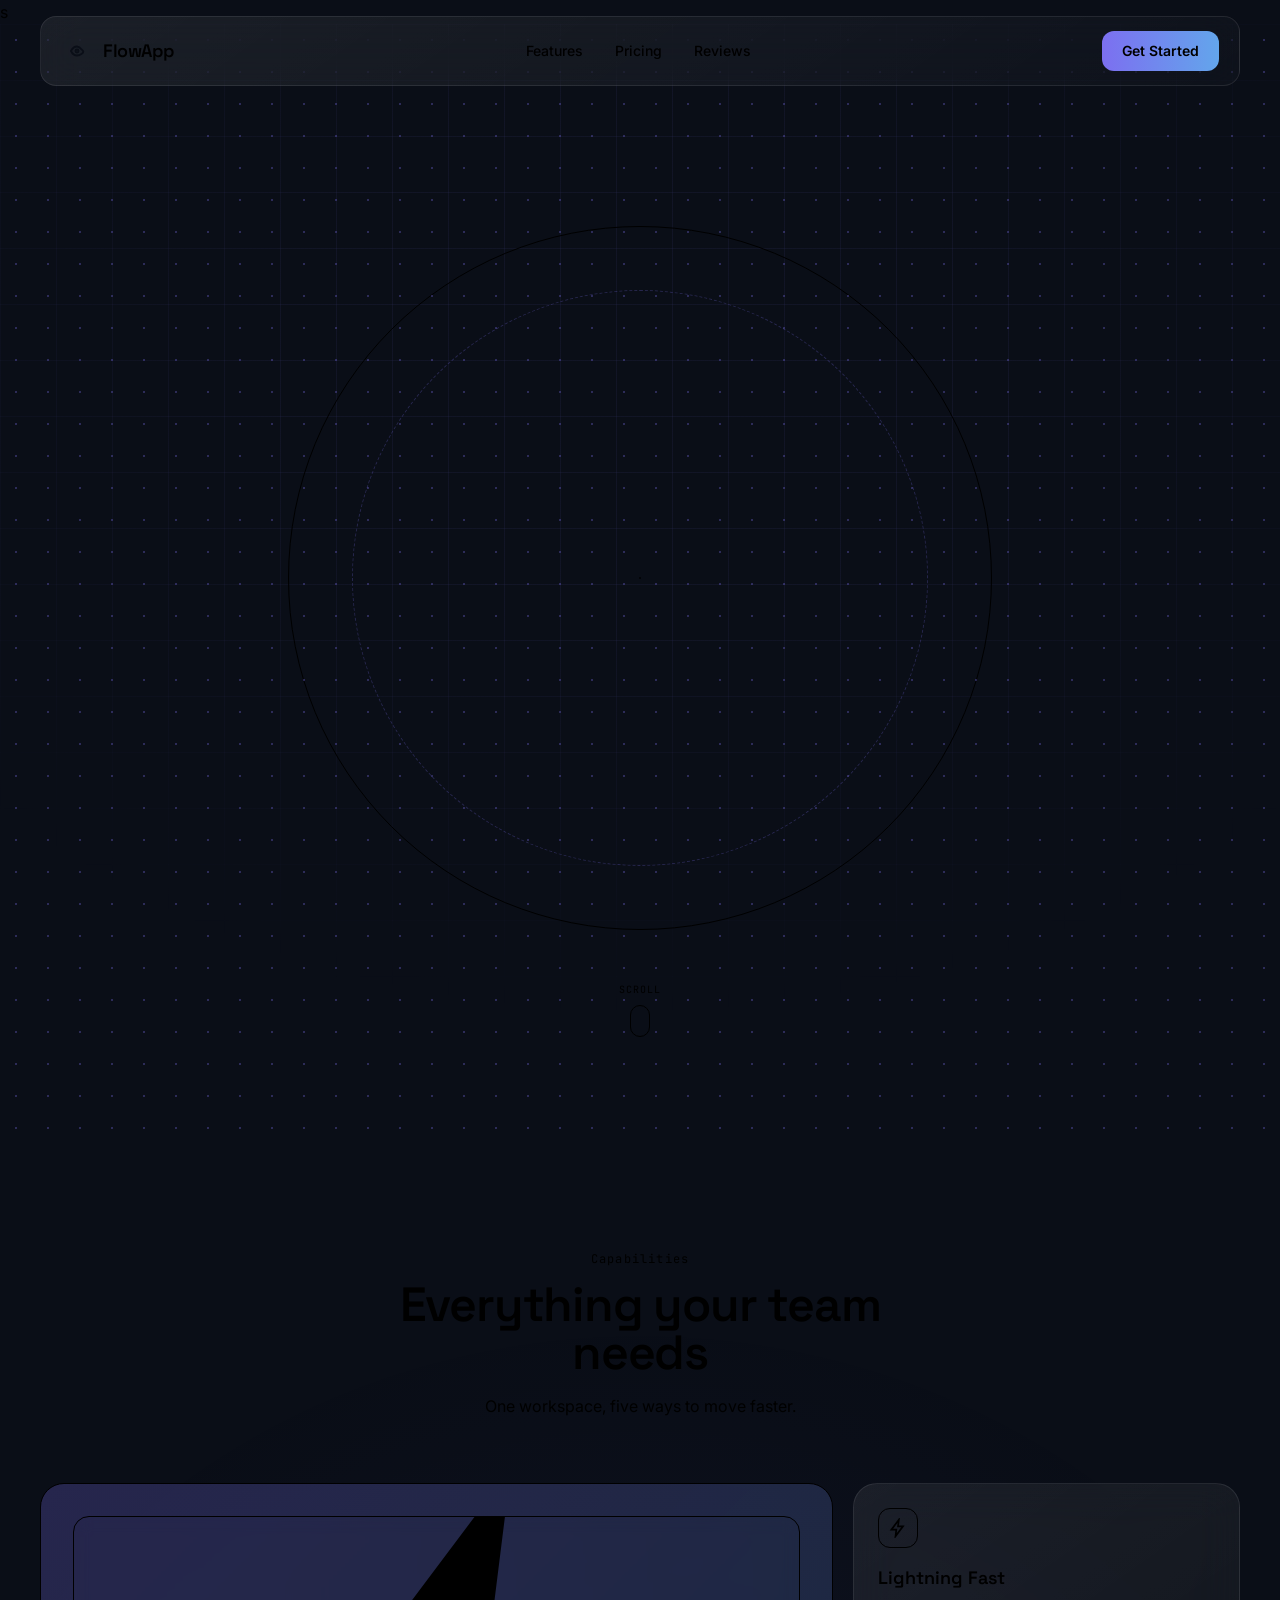
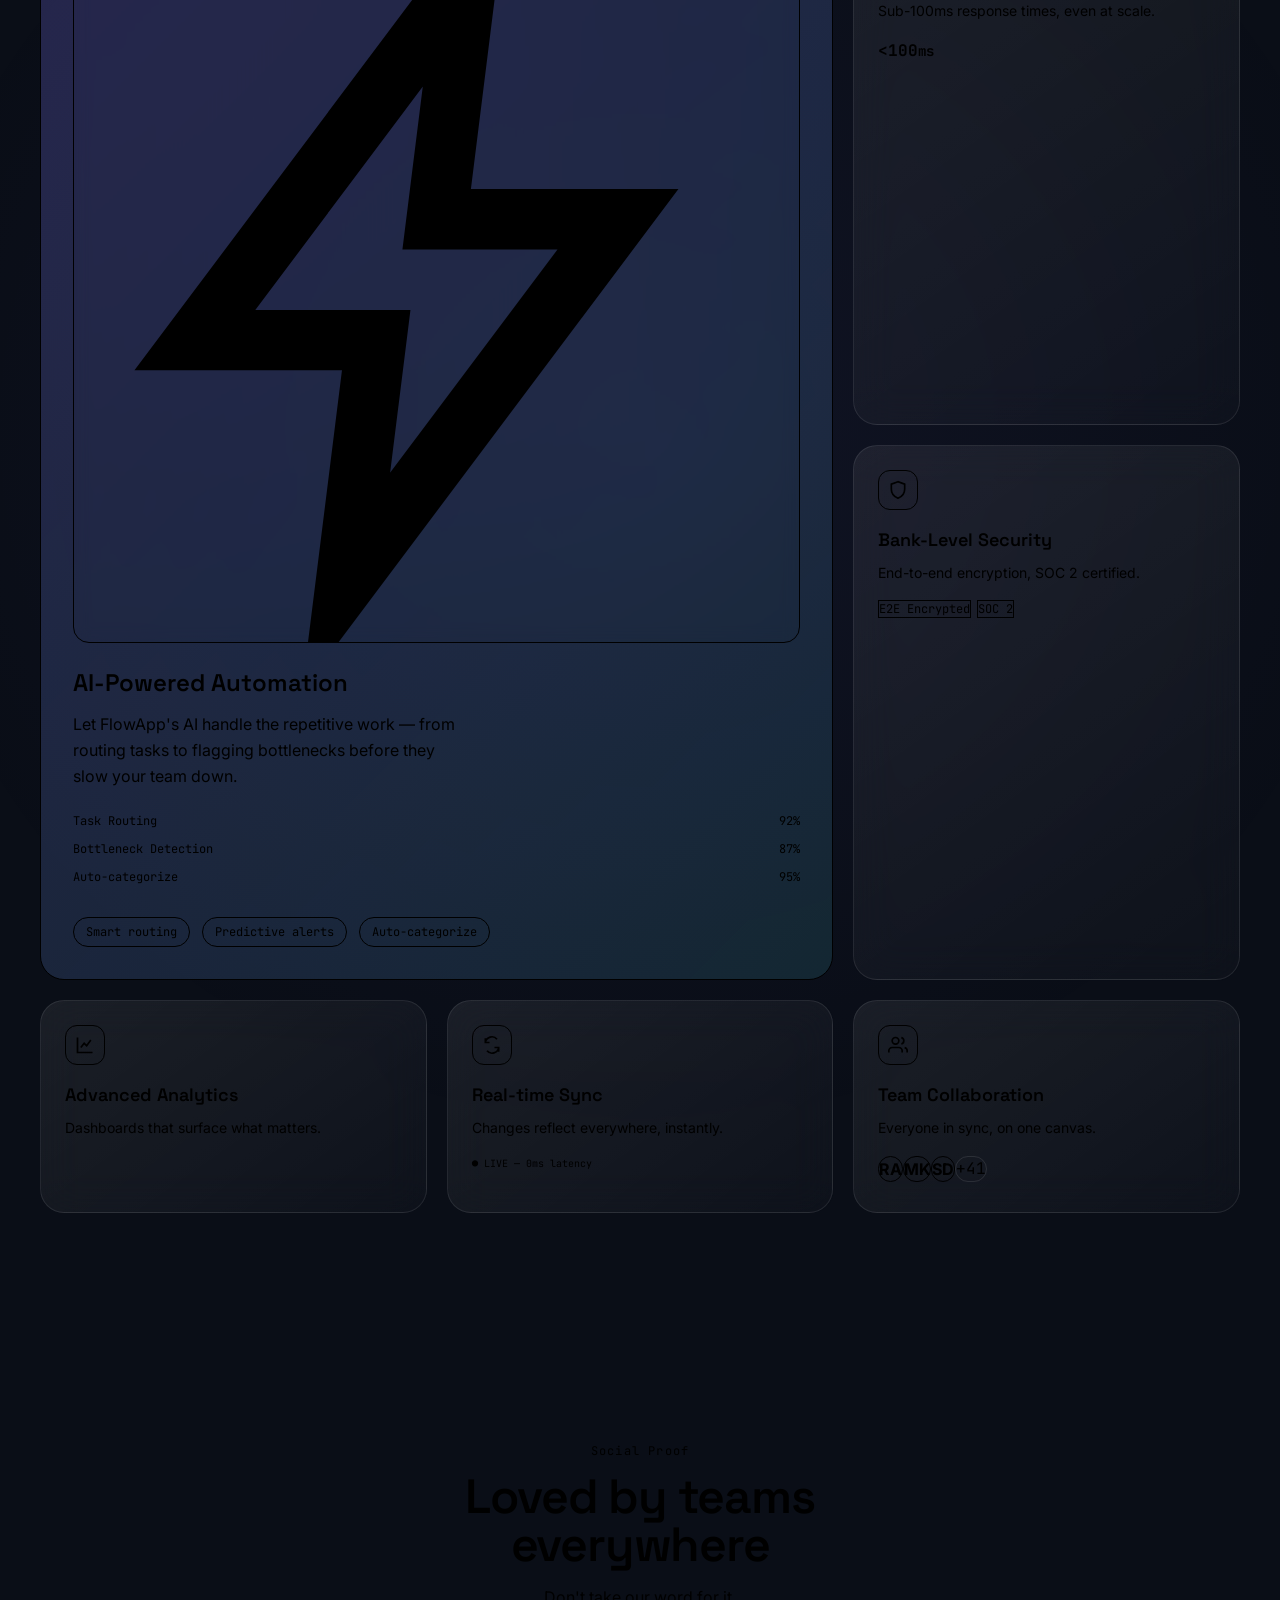
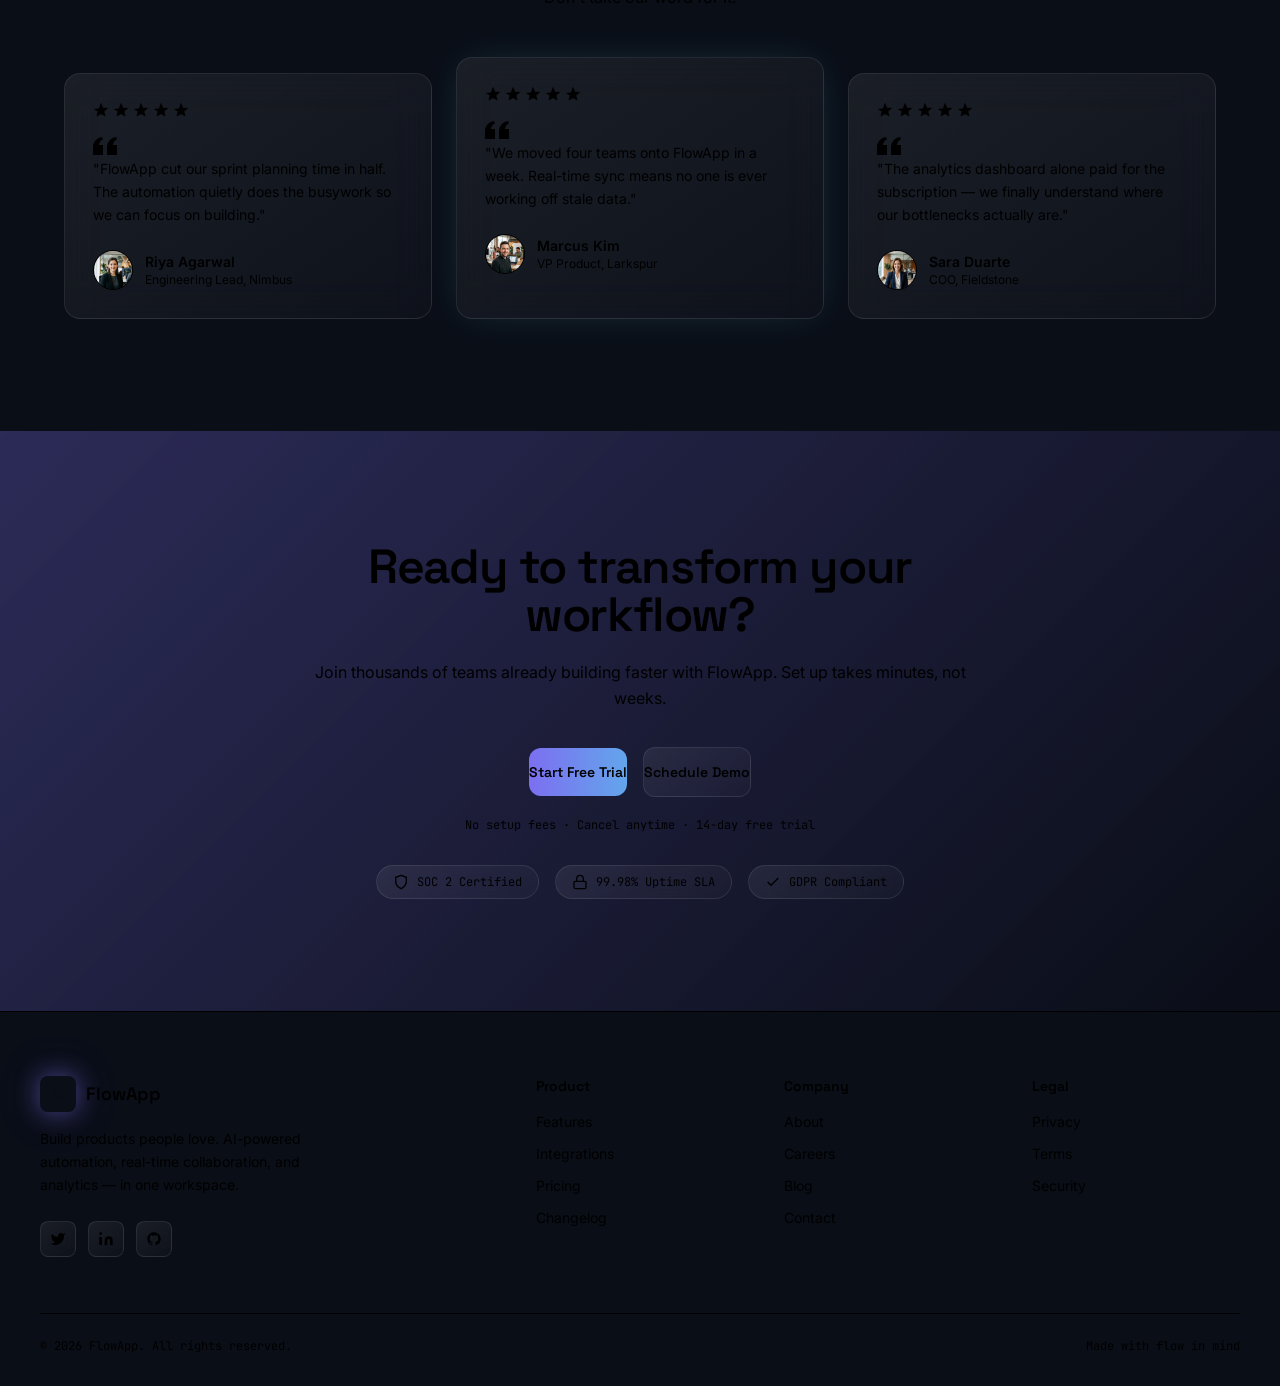
<file: index.html>
<!DOCTYPE html>
<html lang="en">s

<head>
  <meta charset="UTF-8">
  <meta name="viewport" content="width=device-width, initial-scale=1.0">
  <title>FlowApp — Build products people love</title>
  <meta name="description"
    content="FlowApp is a modern SaaS platform designed to help teams build better products faster using AI-powered automation, real-time collaboration, and advanced analytics.">
  <link rel="preconnect" href="https://fonts.googleapis.com">
  <link rel="preconnect" href="https://fonts.gstatic.com" crossorigin>
  <link
    href="https://fonts.googleapis.com/css2?family=Space+Grotesk:wght@400;500;600;700&family=Inter:wght@400;500;600&family=JetBrains+Mono:wght@400;500&display=swap"
    rel="stylesheet">
  <!-- Tailwind CSS Play CDN
  <script src="https://cdn.tailwindcss.com"></script> -->
  <link rel="stylesheet" href="output.css">
  <script>
    tailwind.config = {
      theme: {
        extend: {
          colors: {
            void: '#0A0E17',
            panel: '#111828',
            violet: { DEFAULT: '#7C6FF0', dim: '#5A4FC7' },
            cyan: { DEFAULT: '#4FD1E8', dim: '#2FA9C0' },
            warm: { DEFAULT: '#FF8F6B', dim: '#E86F49' },
            ink: { 100: '#F3F5FA', 300: '#B7BEDA', 500: '#8B93AB', 700: '#4A5170' }
          },
          fontFamily: {
            display: ['"Space Grotesk"', 'sans-serif'],
            body: ['"Inter"', 'sans-serif'],
            mono: ['"JetBrains Mono"', 'monospace']
          },
          keyframes: {
            'slide-up': { '0%': { opacity: 0, transform: 'translateY(28px)' }, '100%': { opacity: 1, transform: 'translateY(0)' } },
            'slide-in-left': { '0%': { opacity: 0, transform: 'translateX(-32px)' }, '100%': { opacity: 1, transform: 'translateX(0)' } },
            'slide-in-right': { '0%': { opacity: 0, transform: 'translateX(32px)' }, '100%': { opacity: 1, transform: 'translateX(0)' } },
            'scale-in': { '0%': { opacity: 0, transform: 'scale(0.92)' }, '100%': { opacity: 1, transform: 'scale(1)' } },
            'rotate-slow': { '0%': { transform: 'rotate(0deg)' }, '100%': { transform: 'rotate(360deg)' } },
            morph: {
              '0%, 100%': { borderRadius: '42% 58% 65% 35% / 45% 40% 60% 55%', transform: 'translate(0,0) scale(1)' },
              '33%': { borderRadius: '58% 42% 35% 65% / 55% 65% 35% 45%', transform: 'translate(20px,-15px) scale(1.05)' },
              '66%': { borderRadius: '35% 65% 55% 45% / 40% 55% 45% 60%', transform: 'translate(-15px,10px) scale(0.97)' }
            },
            float: { '0%, 100%': { transform: 'translateY(0px)' }, '50%': { transform: 'translateY(-18px)' } },
            'float-slow': { '0%, 100%': { transform: 'translateY(0px) translateX(0px)' }, '50%': { transform: 'translateY(-12px) translateX(8px)' } },
            glow: { '0%, 100%': { opacity: 0.5 }, '50%': { opacity: 1 } },
            'gradient-x': { '0%, 100%': { backgroundPosition: '0% 50%' }, '50%': { backgroundPosition: '100% 50%' } },
            'scroll-dot': { '0%': { transform: 'translateY(0)', opacity: 1 }, '100%': { transform: 'translateY(14px)', opacity: 0 } },
            shimmer: { '0%': { backgroundPosition: '-200% 0' }, '100%': { backgroundPosition: '200% 0' } },
            'pulse-ring': { '0%': { transform: 'scale(1)', opacity: 0.8 }, '100%': { transform: 'scale(1.5)', opacity: 0 } }
          },
          animation: {
            'slide-up': 'slide-up 0.8s cubic-bezier(0.16,1,0.3,1) forwards',
            'slide-in-left': 'slide-in-left 0.8s cubic-bezier(0.16,1,0.3,1) forwards',
            'slide-in-right': 'slide-in-right 0.8s cubic-bezier(0.16,1,0.3,1) forwards',
            'scale-in': 'scale-in 0.7s cubic-bezier(0.16,1,0.3,1) forwards',
            'rotate-slow': 'rotate-slow 22s linear infinite',
            'rotate-slower': 'rotate-slow 38s linear infinite reverse',
            morph: 'morph 12s ease-in-out infinite',
            float: 'float 6s ease-in-out infinite',
            'float-slow': 'float-slow 9s ease-in-out infinite',
            glow: 'glow 3s ease-in-out infinite',
            'gradient-x': 'gradient-x 6s ease infinite',
            'scroll-dot': 'scroll-dot 1.6s ease-in-out infinite',
            shimmer: 'shimmer 2.5s linear infinite',
            'pulse-ring': 'pulse-ring 2s ease-out infinite'
          }
        }
      }
    }
  </script>
  <style>
    html {
      scroll-behavior: smooth;
    }

    body {
      background: #0A0E17;
      font-family: 'Inter', sans-serif;
    }

    .font-display {
      font-family: 'Space Grotesk', sans-serif;
    }

    .font-mono {
      font-family: 'JetBrains Mono', monospace;
    }

    /* Grid background */
    .grid-bg {
      background-image:
        linear-gradient(rgba(124, 111, 240, 0.07) 1px, transparent 1px),
        linear-gradient(90deg, rgba(124, 111, 240, 0.07) 1px, transparent 1px);
      background-size: 56px 56px;
      mask-image: radial-gradient(ellipse 70% 60% at 50% 30%, black 40%, transparent 100%);
    }

    /* Glassmorphism */
    .glass {
      background: linear-gradient(145deg, rgba(255, 255, 255, 0.07), rgba(255, 255, 255, 0.02));
      backdrop-filter: blur(20px);
      -webkit-backdrop-filter: blur(20px);
      border: 1px solid rgba(255, 255, 255, 0.09);
    }

    .glass-strong {
      background: rgba(17, 24, 40, 0.75);
      backdrop-filter: blur(18px);
      -webkit-backdrop-filter: blur(18px);
      border: 1px solid rgba(255, 255, 255, 0.08);
    }

    /* Gradient text */
    .grad-text {
      background: linear-gradient(90deg, #7C6FF0, #4FD1E8, #7C6FF0);
      background-size: 200% auto;
      -webkit-background-clip: text;
      background-clip: text;
      color: transparent;
      animation: shimmer 2.5s linear infinite;
    }

    /* Buttons */
    .btn-primary {
      background: linear-gradient(90deg, #7C6FF0, #4FD1E8);
      background-size: 180% auto;
      transition: background-position 0.5s ease, transform 0.3s ease, box-shadow 0.3s ease;
      box-shadow: 0 0 0 rgba(124, 111, 240, 0);
    }

    .btn-primary:hover {
      background-position: right center;
      transform: translateY(-2px);
      box-shadow: 0 12px 32px -8px rgba(124, 111, 240, 0.65);
    }

    .btn-ghost {
      transition: transform 0.3s ease, box-shadow 0.3s ease;
    }

    .btn-ghost:hover {
      transform: translateY(-2px);
      box-shadow: 0 8px 24px -8px rgba(79, 209, 232, 0.3);
    }

    /* Card hover effects */
    .card-hover {
      transition: transform 0.45s cubic-bezier(0.16, 1, 0.3, 1), box-shadow 0.45s ease, border-color 0.45s ease;
    }

    .card-hover:hover {
      transform: translateY(-6px) scale(1.015);
      box-shadow: 0 24px 60px -20px rgba(124, 111, 240, 0.35);
      border-color: rgba(124, 111, 240, 0.4);
    }

    .rotate-hover {
      transition: transform 0.5s cubic-bezier(0.16, 1, 0.3, 1);
    }

    .rotate-hover:hover {
      transform: rotate(-1.5deg) scale(1.03);
    }

    /* 3D perspective */
    .perspective-wrap {
      perspective: 1600px;
    }

    .perspective-card {
      transform: rotateX(8deg) rotateY(-10deg) rotateZ(1deg);
      transition: transform 0.6s cubic-bezier(0.16, 1, 0.3, 1);
      transform-style: preserve-3d;
    }

    .perspective-wrap:hover .perspective-card {
      transform: rotateX(2deg) rotateY(-3deg) rotateZ(0deg) scale(1.02);
    }

    /* Scrollbar */
    ::-webkit-scrollbar {
      width: 8px;
    }

    ::-webkit-scrollbar-track {
      background: #0A0E17;
    }

    ::-webkit-scrollbar-thumb {
      background: #2a3352;
      border-radius: 8px;
    }

    /* Stagger delays */
    .stagger-1 {
      animation-delay: .1s;
      opacity: 0;
    }

    .stagger-2 {
      animation-delay: .25s;
      opacity: 0;
    }

    .stagger-3 {
      animation-delay: .4s;
      opacity: 0;
    }

    .stagger-4 {
      animation-delay: .55s;
      opacity: 0;
    }

    .stagger-5 {
      animation-delay: .7s;
      opacity: 0;
    }

    /* Dashed ring */
    .ring-outline {
      border: 1px dashed rgba(124, 111, 240, 0.25);
    }

    /* Scroll reveal */
    .reveal {
      opacity: 0;
      transform: translateY(24px);
      transition: opacity 0.9s cubic-bezier(0.16, 1, 0.3, 1), transform 0.9s cubic-bezier(0.16, 1, 0.3, 1);
    }

    .reveal.in-view {
      opacity: 1;
      transform: translateY(0);
    }

    .reveal-left {
      opacity: 0;
      transform: translateX(-32px);
      transition: opacity 0.9s cubic-bezier(0.16, 1, 0.3, 1), transform 0.9s cubic-bezier(0.16, 1, 0.3, 1);
    }

    .reveal-left.in-view {
      opacity: 1;
      transform: translateX(0);
    }

    .reveal-right {
      opacity: 0;
      transform: translateX(32px);
      transition: opacity 0.9s cubic-bezier(0.16, 1, 0.3, 1), transform 0.9s cubic-bezier(0.16, 1, 0.3, 1);
    }

    .reveal-right.in-view {
      opacity: 1;
      transform: translateX(0);
    }

    /* Stat counter animation */
    .stat-card {
      transition: transform 0.3s ease, box-shadow 0.3s ease;
    }

    .stat-card:hover {
      transform: translateY(-4px);
      box-shadow: 0 16px 40px -12px rgba(124, 111, 240, 0.4);
    }

    /* Bento large card gradient bg */
    .bento-large {
      background: linear-gradient(135deg, rgba(124, 111, 240, 0.25), rgba(79, 209, 232, 0.12));
    }

    /* Testimonial card offset */
    .testi-offset-up {
      transform: translateY(-16px);
    }

    .testi-offset-up.in-view {
      transform: translateY(-16px);
    }

    /* CTA gradient */
    .cta-bg {
      background: linear-gradient(135deg, rgba(124, 111, 240, 0.3) 0%, rgba(10, 14, 23, 0.9) 50%, rgba(79, 209, 232, 0.2) 100%);
      background-size: 200% 200%;
      animation: gradient-x 6s ease infinite;
    }

    /* Glow pulse around footer logo */
    .glow-ring {
      box-shadow: 0 0 24px rgba(124, 111, 240, 0.5), 0 0 48px rgba(124, 111, 240, 0.2);
    }

    /* Nav link underline */
    .nav-link-line {
      transition: width 0.3s ease;
    }
  </style>
</head>

<body class="bg-void text-ink-100 antialiased overflow-x-hidden">

  <!-- ============================================================
       NAVBAR — Glassmorphism Fixed Top Bar
  ============================================================ -->
  <nav id="navbar" class="fixed top-0 inset-x-0 z-50 transition-all duration-500">
    <div class="max-w-7xl mx-auto px-6 lg:px-10">
      <!-- Glass pill navbar -->
      <div id="navInner"
        class="mt-4 glass rounded-2xl px-5 py-3.5 flex items-center justify-between transition-all duration-500">

        <!-- Logo -->
        <a href="#" class="flex items-center gap-2.5 group" aria-label="FlowApp Home">
          <span
            class="relative w-8 h-8 rounded-lg bg-gradient-to-br from-violet to-cyan flex items-center justify-center overflow-hidden">
            <svg viewBox="0 0 24 24" style="width:18px;height:18px" fill="none" stroke="#0A0E17" stroke-width="2.5"
              stroke-linecap="round">
              <path d="M4 12c2-4 4-6 8-6s6 4 8 6-4 6-8 6-6-2-8-6z" />
              <circle cx="12" cy="12" r="2" />
            </svg>
            <span class="absolute inset-0 bg-white/20 animate-glow"></span>
          </span>
          <span class="font-display font-semibold text-lg tracking-tight">FlowApp</span>
        </a>

        <!-- Desktop links -->
        <div class="hidden md:flex items-center gap-8 font-medium text-sm text-ink-300">
          <a href="#features" class="hover:text-ink-100 transition-colors duration-300 relative group"
            id="nav-features">
            Features
            <span
              class="absolute -bottom-1 left-0 w-0 h-px bg-gradient-to-r from-violet to-cyan group-hover:w-full nav-link-line"></span>
          </a>
          <a href="#pricing" class="hover:text-ink-100 transition-colors duration-300 relative group" id="nav-pricing">
            Pricing
            <span
              class="absolute -bottom-1 left-0 w-0 h-px bg-gradient-to-r from-violet to-cyan group-hover:w-full nav-link-line"></span>
          </a>
          <a href="#reviews" class="hover:text-ink-100 transition-colors duration-300 relative group" id="nav-reviews">
            Reviews
            <span
              class="absolute -bottom-1 left-0 w-0 h-px bg-gradient-to-r from-violet to-cyan group-hover:w-full nav-link-line"></span>
          </a>
        </div>

        <!-- CTA + hamburger -->
        <div class="flex items-center gap-3">
          <button id="navCta"
            class="hidden sm:inline-flex btn-primary text-void text-sm font-semibold px-5 py-2.5 rounded-xl">
            Get Started
          </button>
          <!-- Hamburger -->
          <button id="menuBtn" aria-label="Toggle menu"
            class="md:hidden w-9 h-9 flex flex-col items-center justify-center gap-1.5 rounded-lg hover:bg-white/5 transition-colors">
            <span class="w-5 h-0.5 bg-ink-100 transition-all duration-300 block" id="bar1"></span>
            <span class="w-5 h-0.5 bg-ink-100 transition-all duration-300 block" id="bar2"></span>
            <span class="w-5 h-0.5 bg-ink-100 transition-all duration-300 block" id="bar3"></span>
          </button>
        </div>
      </div>

      <!-- Mobile menu -->
      <div id="mobileMenu"
        class="md:hidden glass rounded-2xl mt-2 px-5 overflow-hidden max-h-0 transition-all duration-500">
        <div class="py-4 flex flex-col gap-4 text-sm font-medium text-ink-300">
          <a href="#features" class="hover:text-ink-100 transition-colors">Features</a>
          <a href="#pricing" class="hover:text-ink-100 transition-colors">Pricing</a>
          <a href="#reviews" class="hover:text-ink-100 transition-colors">Reviews</a>
          <button class="btn-primary text-void text-sm font-semibold px-5 py-2.5 rounded-xl w-full">Get Started</button>
        </div>
      </div>
    </div>
  </nav>

  <!-- ============================================================
       HERO SECTION — Advanced Animated Layout
  ============================================================ -->
  <section id="hero" class="relative min-h-screen flex flex-col justify-center overflow-hidden pt-32 pb-16">

    <!-- Grid background -->
    <div class="absolute inset-0 grid-bg"></div>

    <!-- Floating gradient orbs -->
    <div class="absolute -top-24 -left-24 w-96 h-96 bg-violet/30 rounded-full blur-[110px] animate-float-slow"></div>
    <div class="absolute top-40 right-0 w-[28rem] h-[28rem] bg-cyan/20 rounded-full blur-[130px] animate-float"></div>
    <div class="absolute bottom-0 left-1/3 w-80 h-80 bg-warm/10 rounded-full blur-[110px] animate-float-slow"
      style="animation-delay:2s"></div>

    <!-- Morphing animated blob -->
    <div
      class="absolute top-1/4 right-10 w-64 h-64 bg-gradient-to-br from-violet/40 to-cyan/30 blur-2xl animate-morph hidden lg:block">
    </div>

    <!-- Rotating rings -->
    <div
      class="absolute top-1/2 left-1/2 -translate-x-1/2 -translate-y-1/2 w-[36rem] h-[36rem] rounded-full ring-outline animate-rotate-slow hidden lg:block">
    </div>
    <div
      class="absolute top-1/2 left-1/2 -translate-x-1/2 -translate-y-1/2 w-[44rem] h-[44rem] rounded-full border border-cyan/10 animate-rotate-slower hidden lg:block">
    </div>
    <div
      class="absolute top-1/2 left-1/2 -translate-x-1/2 -translate-y-1/2 w-[52rem] h-[52rem] rounded-full border border-violet/5 animate-rotate-slow hidden lg:block"
      style="animation-direction:reverse;animation-duration:50s"></div>

    <!-- Subtle grid dot background -->
    <div class="absolute inset-0 opacity-20"
      style="background-image: radial-gradient(circle, rgba(124,111,240,0.3) 1px, transparent 1px); background-size: 32px 32px;">
    </div>

    <div class="relative max-w-7xl mx-auto px-6 lg:px-10 w-full">
      <div class="max-w-3xl mx-auto text-center">

        <!-- Badge -->
        <div
          class="inline-flex items-center gap-2 glass rounded-full px-4 py-1.5 mb-8 animate-slide-up stagger-1 font-mono text-xs text-cyan tracking-wide">
          <span class="relative w-1.5 h-1.5 rounded-full bg-cyan">
            <span class="absolute inset-0 rounded-full bg-cyan animate-pulse-ring"></span>
          </span>
          AI-POWERED · REAL-TIME · SECURE
        </div>

        <!-- Headline — staggered slide-up -->
        <h1 class="font-display font-semibold text-5xl sm:text-6xl lg:text-7xl leading-[1.05] tracking-tight">
          <span class="block animate-slide-up stagger-1">Build products</span>
          <span class="block grad-text animate-slide-up stagger-2">users love</span>
        </h1>

        <!-- Description with animation delay -->
        <p class="mt-7 text-ink-300 text-lg leading-relaxed max-w-xl mx-auto animate-slide-up stagger-3">
          FlowApp helps teams ship better software faster — with AI-powered automation,
          real-time collaboration, and analytics that actually make sense.
        </p>

        <!-- CTA buttons — gradient hover + glow -->
        <div class="mt-10 flex flex-col sm:flex-row items-center justify-center gap-4 animate-slide-up stagger-4">
          <button id="hero-cta-primary"
            class="btn-primary text-void font-semibold px-8 py-3.5 rounded-xl text-sm font-display">
            Start Free Trial
          </button>
          <button id="hero-cta-secondary"
            class="group relative overflow-hidden glass text-ink-100 font-semibold px-8 py-3.5 rounded-xl text-sm transition-all duration-300 hover:-translate-y-0.5 font-display">
            <span class="relative z-10 flex items-center gap-2">
              <svg class="w-4 h-4 text-cyan" viewBox="0 0 24 24" fill="none" stroke="currentColor" stroke-width="2">
                <circle cx="12" cy="12" r="10" />
                <polygon points="10 8 16 12 10 16 10 8" fill="currentColor" stroke="none" />
              </svg>
              Watch Demo
            </span>
            <span
              class="absolute inset-0 bg-gradient-to-r from-violet/20 to-cyan/20 -translate-x-full group-hover:translate-x-0 transition-transform duration-500"></span>
          </button>
        </div>

        <p class="mt-6 text-xs text-ink-500 font-mono animate-slide-up stagger-5">
          No credit card required · 14-day free trial
        </p>
      </div>

      <!-- 3D Dashboard Preview -->
      <div class="mt-20 perspective-wrap animate-scale-in stagger-5 max-w-4xl mx-auto">
        <div class="perspective-card glass-strong rounded-2xl p-3 shadow-2xl shadow-violet/10 relative">
          <!-- Window chrome dots -->
          <div class="flex items-center gap-1.5 px-3 py-2">
            <span class="w-2.5 h-2.5 rounded-full bg-warm/70"></span>
            <span class="w-2.5 h-2.5 rounded-full bg-cyan/70"></span>
            <span class="w-2.5 h-2.5 rounded-full bg-violet/70"></span>
            <span class="ml-3 font-mono text-[10px] text-ink-700">flowapp.io/dashboard</span>
          </div>

          <!-- Dashboard content -->
          <div class="bg-gradient-to-br from-panel to-void rounded-xl p-6 relative overflow-hidden">
            <!-- Top row -->
            <div class="grid grid-cols-3 gap-4 mb-4">
              <div class="col-span-2 glass rounded-xl p-5 h-44 flex flex-col justify-between">
                <div class="flex justify-between items-center">
                  <span class="font-mono text-xs text-ink-500">WORKFLOW VELOCITY</span>
                  <span class="font-mono text-xs text-cyan bg-cyan/10 px-2 py-0.5 rounded-full">+38%</span>
                </div>
                <!-- Bar chart -->
                <div class="flex items-end gap-2 h-24 mt-2">
                  <div class="flex-1 bg-gradient-to-t from-violet/70 to-violet/10 rounded-t-sm" style="height:45%">
                  </div>
                  <div class="flex-1 bg-gradient-to-t from-cyan/70 to-cyan/10 rounded-t-sm" style="height:70%"></div>
                  <div class="flex-1 bg-gradient-to-t from-violet/70 to-violet/10 rounded-t-sm" style="height:55%">
                  </div>
                  <div class="flex-1 bg-gradient-to-t from-cyan/70 to-cyan/10 rounded-t-sm" style="height:90%"></div>
                  <div class="flex-1 bg-gradient-to-t from-warm/70 to-warm/10 rounded-t-sm" style="height:65%"></div>
                  <div class="flex-1 bg-gradient-to-t from-violet/70 to-violet/10 rounded-t-sm" style="height:80%">
                  </div>
                </div>
                <div class="flex justify-between mt-1">
                  <span class="font-mono text-[9px] text-ink-700">Feb</span>
                  <span class="font-mono text-[9px] text-ink-700">Mar</span>
                  <span class="font-mono text-[9px] text-ink-700">Apr</span>
                  <span class="font-mono text-[9px] text-ink-700">May</span>
                  <span class="font-mono text-[9px] text-ink-700">Jun</span>
                  <span class="font-mono text-[9px] text-ink-700">Jul</span>
                </div>
              </div>
              <!-- Stat column -->
              <div class="flex flex-col gap-4">
                <div class="glass rounded-xl p-4 flex-1 flex flex-col justify-center animate-float stat-card">
                  <span class="font-mono text-[10px] text-ink-500">UPTIME</span>
                  <span class="font-display font-semibold text-2xl grad-text">99.98%</span>
                </div>
                <div class="glass rounded-xl p-4 flex-1 flex flex-col justify-center animate-float-slow stat-card">
                  <span class="font-mono text-[10px] text-ink-500">TEAMS SYNCED</span>
                  <span class="font-display font-semibold text-2xl">1,204</span>
                </div>
              </div>
            </div>
            <!-- Bottom row stats -->
            <div class="grid grid-cols-3 gap-3">
              <div class="glass rounded-lg p-3 stat-card">
                <span class="font-mono text-[9px] text-ink-700">TASKS AUTOMATED</span>
                <p class="font-display font-semibold text-lg text-warm">48.2K</p>
              </div>
              <div class="glass rounded-lg p-3 stat-card">
                <span class="font-mono text-[9px] text-ink-700">AI SUGGESTIONS</span>
                <p class="font-display font-semibold text-lg text-cyan">3.1K</p>
              </div>
              <div class="glass rounded-lg p-3 stat-card">
                <span class="font-mono text-[9px] text-ink-700">AVG RESPONSE</span>
                <p class="font-display font-semibold text-lg text-violet">84ms</p>
              </div>
            </div>
          </div>

          <!-- Floating glass cards -->
          <div
            class="absolute -right-6 -bottom-8 glass rounded-xl px-4 py-3 shadow-xl animate-float hidden sm:flex items-center gap-2.5">
            <span
              class="w-8 h-8 rounded-full bg-gradient-to-br from-cyan to-violet flex items-center justify-center font-mono text-[10px] font-bold text-void">AI</span>
            <div class="text-left">
              <p class="text-xs font-semibold leading-tight">Automation ran</p>
              <p class="text-[10px] text-ink-500 font-mono">2s ago</p>
            </div>
          </div>
          <div class="absolute -left-6 top-10 glass rounded-xl px-3 py-2 shadow-xl animate-float-slow hidden sm:block"
            style="animation-delay:1s">
            <p class="text-[10px] font-mono text-cyan">● live sync</p>
          </div>
        </div>
      </div>

      <!-- Animated scroll indicator -->
      <div class="absolute bottom-8 left-1/2 -translate-x-1/2 flex flex-col items-center gap-2">
        <span class="font-mono text-[10px] text-ink-500 tracking-widest">SCROLL</span>
        <div class="w-5 h-8 rounded-full border border-ink-700 flex justify-center pt-1.5">
          <span class="w-1 h-1.5 rounded-full bg-cyan animate-scroll-dot"></span>
        </div>
      </div>
    </div>
  </section>

  <!-- ============================================================
       FEATURES SECTION — Bento Grid Layout
  ============================================================ -->
  <section id="features" class="relative py-28 px-6 lg:px-10">

    <!-- subtle radial glow -->
    <div class="absolute inset-0 pointer-events-none"
      style="background: radial-gradient(ellipse 60% 40% at 50% 50%, rgba(124,111,240,0.06), transparent);"></div>

    <div class="max-w-7xl mx-auto">
      <!-- Section header -->
      <div class="reveal text-center max-w-xl mx-auto mb-16">
        <span class="font-mono text-xs text-violet tracking-widest uppercase">Capabilities</span>
        <h2 class="font-display font-semibold text-4xl sm:text-5xl mt-3 tracking-tight">Everything your team needs</h2>
        <p class="text-ink-300 mt-4 leading-relaxed">One workspace, five ways to move faster.</p>
      </div>

      <!-- Bento grid -->
      <div class="grid grid-cols-1 md:grid-cols-3 gap-5">

        <!-- Large feature card (AI Automation) — col-span-2, row-span-2 -->
        <div
          class="reveal md:col-span-2 md:row-span-2 bento-large rounded-3xl p-8 flex flex-col justify-between relative overflow-hidden card-hover border border-violet/20">
          <div class="absolute -top-10 -right-10 w-56 h-56 bg-violet/30 rounded-full blur-3xl animate-glow"></div>
          <div class="absolute bottom-0 left-0 w-40 h-40 bg-cyan/15 rounded-full blur-2xl animate-glow"
            style="animation-delay:1.5s"></div>

          <div class="relative">
            <div
              class="w-14 h-14 rounded-2xl bg-void/40 backdrop-blur flex items-center justify-center mb-6 border border-violet/30">
              <svg class="w-7 h-7 text-cyan" viewBox="0 0 24 24" fill="none" stroke="currentColor" stroke-width="2">
                <path d="M13 2 4 14h6l-1 8 9-12h-6l1-8z" />
              </svg>
            </div>
            <h3 class="font-display font-semibold text-2xl">AI-Powered Automation</h3>
            <p class="text-ink-300 mt-3 max-w-sm leading-relaxed">
              Let FlowApp's AI handle the repetitive work — from routing tasks to flagging bottlenecks before they slow
              your team down.
            </p>
            <!-- Mini progress bars for visual depth -->
            <div class="mt-6 space-y-3">
              <div class="flex items-center gap-3">
                <span class="font-mono text-xs text-ink-500 w-28">Task Routing</span>
                <div class="flex-1 h-1.5 bg-void/50 rounded-full overflow-hidden">
                  <div class="h-full bg-gradient-to-r from-violet to-cyan rounded-full" style="width: 92%"></div>
                </div>
                <span class="font-mono text-xs text-cyan">92%</span>
              </div>
              <div class="flex items-center gap-3">
                <span class="font-mono text-xs text-ink-500 w-28">Bottleneck Detection</span>
                <div class="flex-1 h-1.5 bg-void/50 rounded-full overflow-hidden">
                  <div class="h-full bg-gradient-to-r from-cyan to-warm rounded-full" style="width: 87%"></div>
                </div>
                <span class="font-mono text-xs text-warm">87%</span>
              </div>
              <div class="flex items-center gap-3">
                <span class="font-mono text-xs text-ink-500 w-28">Auto-categorize</span>
                <div class="flex-1 h-1.5 bg-void/50 rounded-full overflow-hidden">
                  <div class="h-full bg-gradient-to-r from-warm to-violet rounded-full" style="width: 95%"></div>
                </div>
                <span class="font-mono text-xs text-violet">95%</span>
              </div>
            </div>
          </div>

          <div class="relative mt-8 flex flex-wrap gap-3">
            <span class="font-mono text-xs px-3 py-1.5 rounded-full bg-void/50 text-cyan border border-cyan/20">Smart
              routing</span>
            <span
              class="font-mono text-xs px-3 py-1.5 rounded-full bg-void/50 text-violet border border-violet/20">Predictive
              alerts</span>
            <span
              class="font-mono text-xs px-3 py-1.5 rounded-full bg-void/50 text-warm border border-warm/20">Auto-categorize</span>
          </div>
        </div>

        <!-- Small cards -->
        <div class="reveal rounded-3xl p-6 glass card-hover rotate-hover border border-white/5">
          <div class="w-10 h-10 rounded-xl bg-warm/15 flex items-center justify-center mb-4 border border-warm/20">
            <svg class="w-5 h-5 text-warm" viewBox="0 0 24 24" fill="none" stroke="currentColor" stroke-width="2">
              <path d="M13 2 4 14h6l-1 8 9-12h-6l1-8z" />
            </svg>
          </div>
          <h3 class="font-display font-semibold text-lg">Lightning Fast</h3>
          <p class="text-ink-500 text-sm mt-2 leading-relaxed">Sub-100ms response times, even at scale.</p>
          <div class="mt-4 font-mono text-3xl font-bold text-warm">&lt;100<span class="text-sm text-ink-500">ms</span>
          </div>
        </div>

        <div class="reveal rounded-3xl p-6 glass card-hover rotate-hover border border-white/5">
          <div class="w-10 h-10 rounded-xl bg-cyan/15 flex items-center justify-center mb-4 border border-cyan/20">
            <svg class="w-5 h-5 text-cyan" viewBox="0 0 24 24" fill="none" stroke="currentColor" stroke-width="2">
              <path d="M12 2 4 5v6c0 5 3.5 9 8 11 4.5-2 8-6 8-11V5l-8-3z" />
            </svg>
          </div>
          <h3 class="font-display font-semibold text-lg">Bank-Level Security</h3>
          <p class="text-ink-500 text-sm mt-2 leading-relaxed">End-to-end encryption, SOC 2 certified.</p>
          <div class="mt-4 flex gap-1.5">
            <span class="font-mono text-xs px-2 py-1 rounded bg-cyan/10 text-cyan border border-cyan/20">E2E
              Encrypted</span>
            <span class="font-mono text-xs px-2 py-1 rounded bg-cyan/10 text-cyan border border-cyan/20">SOC 2</span>
          </div>
        </div>

        <div class="reveal rounded-3xl p-6 glass card-hover rotate-hover border border-white/5">
          <div class="w-10 h-10 rounded-xl bg-violet/15 flex items-center justify-center mb-4 border border-violet/20">
            <svg class="w-5 h-5 text-violet" viewBox="0 0 24 24" fill="none" stroke="currentColor" stroke-width="2">
              <path d="M3 3v18h18M7 15l4-5 3 3 5-7" />
            </svg>
          </div>
          <h3 class="font-display font-semibold text-lg">Advanced Analytics</h3>
          <p class="text-ink-500 text-sm mt-2 leading-relaxed">Dashboards that surface what matters.</p>
          <div class="mt-4 flex items-end gap-1 h-8">
            <div class="flex-1 bg-violet/40 rounded-t-sm" style="height:60%"></div>
            <div class="flex-1 bg-violet/60 rounded-t-sm" style="height:80%"></div>
            <div class="flex-1 bg-violet/40 rounded-t-sm" style="height:50%"></div>
            <div class="flex-1 bg-cyan/60 rounded-t-sm" style="height:100%"></div>
            <div class="flex-1 bg-violet/40 rounded-t-sm" style="height:70%"></div>
          </div>
        </div>

        <div class="reveal rounded-3xl p-6 glass card-hover rotate-hover border border-white/5">
          <div class="w-10 h-10 rounded-xl bg-cyan/15 flex items-center justify-center mb-4 border border-cyan/20">
            <svg class="w-5 h-5 text-cyan" viewBox="0 0 24 24" fill="none" stroke="currentColor" stroke-width="2">
              <path d="M4 4v5h5M20 20v-5h-5M4 9a8 8 0 0 1 14-4M20 15a8 8 0 0 1-14 4" />
            </svg>
          </div>
          <h3 class="font-display font-semibold text-lg">Real-time Sync</h3>
          <p class="text-ink-500 text-sm mt-2 leading-relaxed">Changes reflect everywhere, instantly.</p>
          <p class="mt-4 font-mono text-[10px] text-cyan">● LIVE — 0ms latency</p>
        </div>

        <div class="reveal rounded-3xl p-6 glass card-hover rotate-hover border border-white/5">
          <div class="w-10 h-10 rounded-xl bg-warm/15 flex items-center justify-center mb-4 border border-warm/20">
            <svg class="w-5 h-5 text-warm" viewBox="0 0 24 24" fill="none" stroke="currentColor" stroke-width="2">
              <path
                d="M17 21v-2a4 4 0 0 0-4-4H5a4 4 0 0 0-4 4v2M9 11a4 4 0 1 0 0-8 4 4 0 0 0 0 8zM23 21v-2a4 4 0 0 0-3-3.87M16 3.13a4 4 0 0 1 0 7.75" />
            </svg>
          </div>
          <h3 class="font-display font-semibold text-lg">Team Collaboration</h3>
          <p class="text-ink-500 text-sm mt-2 leading-relaxed">Everyone in sync, on one canvas.</p>
          <!-- Avatar stack -->
          <div class="mt-4 flex -space-x-2">
            <span
              class="w-7 h-7 rounded-full bg-gradient-to-br from-violet to-cyan border border-void flex items-center justify-center text-[9px] font-bold text-void">RA</span>
            <span
              class="w-7 h-7 rounded-full bg-gradient-to-br from-cyan to-warm border border-void flex items-center justify-center text-[9px] font-bold text-void">MK</span>
            <span
              class="w-7 h-7 rounded-full bg-gradient-to-br from-warm to-violet border border-void flex items-center justify-center text-[9px] font-bold text-void">SD</span>
            <span
              class="w-7 h-7 rounded-full bg-void/80 border border-white/10 flex items-center justify-center text-[9px] font-mono text-ink-500">+41</span>
          </div>
        </div>
      </div>
    </div>
  </section>

  <!-- ============================================================
       TESTIMONIALS SECTION — Glass Cards
  ============================================================ -->
  <section id="reviews" class="relative py-28 px-6 lg:px-10 overflow-hidden">
    <!-- Ambient glow -->
    <div
      class="absolute top-1/2 left-1/2 -translate-x-1/2 -translate-y-1/2 w-[40rem] h-[40rem] bg-violet/10 rounded-full blur-[140px] pointer-events-none">
    </div>
    <div class="absolute top-0 right-0 w-72 h-72 bg-cyan/8 rounded-full blur-[100px] pointer-events-none"></div>

    <div class="max-w-6xl mx-auto relative">
      <!-- Section header -->
      <div class="reveal text-center max-w-xl mx-auto mb-16">
        <span class="font-mono text-xs text-cyan tracking-widest uppercase">Social Proof</span>
        <h2 class="font-display font-semibold text-4xl sm:text-5xl mt-3 tracking-tight">Loved by teams everywhere</h2>
        <p class="text-ink-300 mt-4">Don't take our word for it.</p>
      </div>

      <!-- Glass testimonial cards with vertical offset on middle card -->
      <div class="grid md:grid-cols-3 gap-6 items-start">

        <!-- Card 1 -->
        <div class="reveal glass rounded-2xl p-7 card-hover md:mt-8 border border-white/5">
          <div class="flex gap-1 mb-4">
            <!-- 5 stars -->
            <svg class="w-4 h-4 text-warm" fill="currentColor" viewBox="0 0 20 20">
              <path d="M10 1l2.6 6.1 6.4.5-4.9 4.3 1.5 6.3L10 15l-5.6 3.2 1.5-6.3L1 8.6l6.4-.5z" />
            </svg>
            <svg class="w-4 h-4 text-warm" fill="currentColor" viewBox="0 0 20 20">
              <path d="M10 1l2.6 6.1 6.4.5-4.9 4.3 1.5 6.3L10 15l-5.6 3.2 1.5-6.3L1 8.6l6.4-.5z" />
            </svg>
            <svg class="w-4 h-4 text-warm" fill="currentColor" viewBox="0 0 20 20">
              <path d="M10 1l2.6 6.1 6.4.5-4.9 4.3 1.5 6.3L10 15l-5.6 3.2 1.5-6.3L1 8.6l6.4-.5z" />
            </svg>
            <svg class="w-4 h-4 text-warm" fill="currentColor" viewBox="0 0 20 20">
              <path d="M10 1l2.6 6.1 6.4.5-4.9 4.3 1.5 6.3L10 15l-5.6 3.2 1.5-6.3L1 8.6l6.4-.5z" />
            </svg>
            <svg class="w-4 h-4 text-warm" fill="currentColor" viewBox="0 0 20 20">
              <path d="M10 1l2.6 6.1 6.4.5-4.9 4.3 1.5 6.3L10 15l-5.6 3.2 1.5-6.3L1 8.6l6.4-.5z" />
            </svg>
          </div>
          <!-- Quote -->
          <svg class="w-6 h-6 text-violet/40 mb-3" fill="currentColor" viewBox="0 0 24 24">
            <path
              d="M14.017 21v-7.391c0-5.704 3.731-9.57 8.983-10.609l.995 2.151c-2.432.917-3.995 3.638-3.995 5.849h4v10h-9.983zm-14.017 0v-7.391c0-5.704 3.748-9.57 9-10.609l.996 2.151c-2.433.917-3.996 3.638-3.996 5.849h3.983v10h-9.983z" />
          </svg>
          <p class="text-ink-300 leading-relaxed text-sm">
            "FlowApp cut our sprint planning time in half. The automation quietly does the busywork so we can focus on
            building."
          </p>
          <div class="flex items-center gap-3 mt-6">
            <img src="./assets/avatar_riya.png" alt="Riya Agarwal"
              class="w-10 h-10 rounded-full object-cover border border-violet/30 shadow-lg shadow-violet/10">
            <div>
              <p class="text-sm font-semibold">Riya Agarwal</p>
              <p class="text-xs text-ink-500">Engineering Lead, Nimbus</p>
            </div>
          </div>
        </div>

        <!-- Card 2 (middle — offset upward for visual depth) -->
        <div class="reveal glass rounded-2xl p-7 card-hover border border-cyan/15 md:-mt-4"
          style="box-shadow: 0 0 40px -10px rgba(79,209,232,0.2);">
          <div class="flex gap-1 mb-4">
            <svg class="w-4 h-4 text-warm" fill="currentColor" viewBox="0 0 20 20">
              <path d="M10 1l2.6 6.1 6.4.5-4.9 4.3 1.5 6.3L10 15l-5.6 3.2 1.5-6.3L1 8.6l6.4-.5z" />
            </svg>
            <svg class="w-4 h-4 text-warm" fill="currentColor" viewBox="0 0 20 20">
              <path d="M10 1l2.6 6.1 6.4.5-4.9 4.3 1.5 6.3L10 15l-5.6 3.2 1.5-6.3L1 8.6l6.4-.5z" />
            </svg>
            <svg class="w-4 h-4 text-warm" fill="currentColor" viewBox="0 0 20 20">
              <path d="M10 1l2.6 6.1 6.4.5-4.9 4.3 1.5 6.3L10 15l-5.6 3.2 1.5-6.3L1 8.6l6.4-.5z" />
            </svg>
            <svg class="w-4 h-4 text-warm" fill="currentColor" viewBox="0 0 20 20">
              <path d="M10 1l2.6 6.1 6.4.5-4.9 4.3 1.5 6.3L10 15l-5.6 3.2 1.5-6.3L1 8.6l6.4-.5z" />
            </svg>
            <svg class="w-4 h-4 text-warm" fill="currentColor" viewBox="0 0 20 20">
              <path d="M10 1l2.6 6.1 6.4.5-4.9 4.3 1.5 6.3L10 15l-5.6 3.2 1.5-6.3L1 8.6l6.4-.5z" />
            </svg>
          </div>
          <svg class="w-6 h-6 text-cyan/40 mb-3" fill="currentColor" viewBox="0 0 24 24">
            <path
              d="M14.017 21v-7.391c0-5.704 3.731-9.57 8.983-10.609l.995 2.151c-2.432.917-3.995 3.638-3.995 5.849h4v10h-9.983zm-14.017 0v-7.391c0-5.704 3.748-9.57 9-10.609l.996 2.151c-2.433.917-3.996 3.638-3.996 5.849h3.983v10h-9.983z" />
          </svg>
          <p class="text-ink-300 leading-relaxed text-sm">
            "We moved four teams onto FlowApp in a week. Real-time sync means no one is ever working off stale data."
          </p>
          <div class="flex items-center gap-3 mt-6">
            <img src="./assets/avatar_marcus.png" alt="Marcus Kim"
              class="w-10 h-10 rounded-full object-cover border border-cyan/30 shadow-lg shadow-cyan/10">
            <div>
              <p class="text-sm font-semibold">Marcus Kim</p>
              <p class="text-xs text-ink-500">VP Product, Larkspur</p>
            </div>
          </div>
        </div>

        <!-- Card 3 -->
        <div class="reveal glass rounded-2xl p-7 card-hover md:mt-8 border border-white/5">
          <div class="flex gap-1 mb-4">
            <svg class="w-4 h-4 text-warm" fill="currentColor" viewBox="0 0 20 20">
              <path d="M10 1l2.6 6.1 6.4.5-4.9 4.3 1.5 6.3L10 15l-5.6 3.2 1.5-6.3L1 8.6l6.4-.5z" />
            </svg>
            <svg class="w-4 h-4 text-warm" fill="currentColor" viewBox="0 0 20 20">
              <path d="M10 1l2.6 6.1 6.4.5-4.9 4.3 1.5 6.3L10 15l-5.6 3.2 1.5-6.3L1 8.6l6.4-.5z" />
            </svg>
            <svg class="w-4 h-4 text-warm" fill="currentColor" viewBox="0 0 20 20">
              <path d="M10 1l2.6 6.1 6.4.5-4.9 4.3 1.5 6.3L10 15l-5.6 3.2 1.5-6.3L1 8.6l6.4-.5z" />
            </svg>
            <svg class="w-4 h-4 text-warm" fill="currentColor" viewBox="0 0 20 20">
              <path d="M10 1l2.6 6.1 6.4.5-4.9 4.3 1.5 6.3L10 15l-5.6 3.2 1.5-6.3L1 8.6l6.4-.5z" />
            </svg>
            <svg class="w-4 h-4 text-ink-700" fill="currentColor" viewBox="0 0 20 20">
              <path d="M10 1l2.6 6.1 6.4.5-4.9 4.3 1.5 6.3L10 15l-5.6 3.2 1.5-6.3L1 8.6l6.4-.5z" />
            </svg>
          </div>
          <svg class="w-6 h-6 text-warm/40 mb-3" fill="currentColor" viewBox="0 0 24 24">
            <path
              d="M14.017 21v-7.391c0-5.704 3.731-9.57 8.983-10.609l.995 2.151c-2.432.917-3.995 3.638-3.995 5.849h4v10h-9.983zm-14.017 0v-7.391c0-5.704 3.748-9.57 9-10.609l.996 2.151c-2.433.917-3.996 3.638-3.996 5.849h3.983v10h-9.983z" />
          </svg>
          <p class="text-ink-300 leading-relaxed text-sm">
            "The analytics dashboard alone paid for the subscription — we finally understand where our bottlenecks
            actually are."
          </p>
          <div class="flex items-center gap-3 mt-6">
            <img src="./assets/avatar_sara.png" alt="Sara Duarte"
              class="w-10 h-10 rounded-full object-cover border border-warm/30 shadow-lg shadow-warm/10">
            <div>
              <p class="text-sm font-semibold">Sara Duarte</p>
              <p class="text-xs text-ink-500">COO, Fieldstone</p>
            </div>
          </div>
        </div>

      </div>
    </div>
  </section>

  <!-- ============================================================
       CTA SECTION — Animated Gradient Background
  ============================================================ -->
  <section id="pricing" class="relative py-28 px-6 lg:px-10 overflow-hidden">
    <!-- Animated gradient background -->
    <div class="absolute inset-0 cta-bg"></div>

    <!-- Floating blurred orbs -->
    <div class="absolute top-10 left-1/4 w-72 h-72 bg-violet/30 rounded-full blur-[100px] animate-float-slow"></div>
    <div class="absolute bottom-0 right-1/4 w-72 h-72 bg-cyan/25 rounded-full blur-[100px] animate-float"
      style="animation-delay:1s"></div>
    <div class="absolute top-1/2 left-10 w-40 h-40 bg-warm/15 rounded-full blur-[80px] animate-float-slow"
      style="animation-delay:2s"></div>

    <!-- Animated border top -->
    <div
      class="absolute top-0 left-1/2 -translate-x-1/2 w-64 h-px bg-gradient-to-r from-transparent via-violet to-transparent">
    </div>

    <div class="reveal relative max-w-2xl mx-auto text-center">
      <!-- Heading -->
      <h2 class="font-display font-semibold text-4xl sm:text-5xl tracking-tight">
        Ready to transform your workflow?
      </h2>
      <p class="text-ink-300 mt-5 leading-relaxed">
        Join thousands of teams already building faster with FlowApp. Set up takes minutes, not weeks.
      </p>

      <!-- CTA buttons -->
      <div class="mt-9 flex flex-col sm:flex-row items-center justify-center gap-4">
        <button id="cta-primary"
          class="btn-primary text-void font-semibold px-8 py-3.5 rounded-xl text-sm font-display">
          Start Free Trial
        </button>
        <button id="cta-secondary"
          class="btn-ghost glass text-ink-100 font-semibold px-8 py-3.5 rounded-xl text-sm font-display">
          Schedule Demo
        </button>
      </div>

      <p class="mt-5 text-xs text-ink-500 font-mono">No setup fees · Cancel anytime · 14-day free trial</p>

      <!-- Trust badges -->
      <div class="mt-8 flex flex-wrap justify-center gap-4">
        <div class="flex items-center gap-2 glass rounded-full px-4 py-2">
          <svg class="w-4 h-4 text-cyan" viewBox="0 0 24 24" fill="none" stroke="currentColor" stroke-width="2">
            <path d="M12 2 4 5v6c0 5 3.5 9 8 11 4.5-2 8-6 8-11V5l-8-3z" />
          </svg>
          <span class="font-mono text-xs text-ink-300">SOC 2 Certified</span>
        </div>
        <div class="flex items-center gap-2 glass rounded-full px-4 py-2">
          <svg class="w-4 h-4 text-violet" viewBox="0 0 24 24" fill="none" stroke="currentColor" stroke-width="2">
            <rect x="3" y="11" width="18" height="11" rx="2" ry="2" />
            <path d="M7 11V7a5 5 0 0 1 10 0v4" />
          </svg>
          <span class="font-mono text-xs text-ink-300">99.98% Uptime SLA</span>
        </div>
        <div class="flex items-center gap-2 glass rounded-full px-4 py-2">
          <svg class="w-4 h-4 text-warm" viewBox="0 0 24 24" fill="none" stroke="currentColor" stroke-width="2">
            <polyline points="20 6 9 17 4 12" />
          </svg>
          <span class="font-mono text-xs text-ink-300">GDPR Compliant</span>
        </div>
      </div>
    </div>
  </section>

  <!-- ============================================================
       FOOTER SECTION — Dark Theme with Glow Effects
  ============================================================ -->
  <footer class="relative border-t border-white/5 pt-16 pb-8 px-6 lg:px-10 overflow-hidden">
    <!-- Glow line at top border -->
    <div
      class="absolute top-0 left-1/2 -translate-x-1/2 w-64 h-px bg-gradient-to-r from-transparent via-violet to-transparent">
    </div>
    <!-- Subtle glow -->
    <div class="absolute top-0 left-1/2 -translate-x-1/2 w-96 h-32 bg-violet/5 blur-3xl rounded-full"></div>

    <div class="max-w-7xl mx-auto relative">
      <div class="grid grid-cols-2 md:grid-cols-5 gap-10">

        <!-- Brand column -->
        <div class="col-span-2">
          <a href="#" class="flex items-center gap-2.5 group" aria-label="FlowApp">
            <span
              class="w-9 h-9 rounded-lg bg-gradient-to-br from-violet to-cyan flex items-center justify-center glow-ring transition-all duration-300 group-hover:scale-110">
              <svg viewBox="0 0 24 24" style="width:18px;height:18px" fill="none" stroke="#0A0E17" stroke-width="2.5"
                stroke-linecap="round">
                <path d="M4 12c2-4 4-6 8-6s6 4 8 6-4 6-8 6-6-2-8-6z" />
                <circle cx="12" cy="12" r="2" />
              </svg>
            </span>
            <span class="font-display font-semibold text-lg">FlowApp</span>
          </a>
          <p class="text-ink-500 text-sm mt-4 max-w-xs leading-relaxed">
            Build products people love. AI-powered automation, real-time collaboration, and analytics — in one
            workspace.
          </p>

          <!-- Social icons with hover glow -->
          <div class="flex gap-3 mt-6">
            <a href="#" id="social-twitter" aria-label="Twitter"
              class="w-9 h-9 rounded-lg glass flex items-center justify-center hover:shadow-lg hover:shadow-cyan/30 hover:-translate-y-1 transition-all duration-300 text-ink-300 hover:text-cyan">
              <svg class="w-4 h-4" fill="currentColor" viewBox="0 0 24 24">
                <path
                  d="M23 3a10.9 10.9 0 0 1-3.14 1.53 4.48 4.48 0 0 0-7.86 3v1A10.66 10.66 0 0 1 3 4s-4 9 5 13a11.64 11.64 0 0 1-7 2c9 5 20 0 20-11.5a4.5 4.5 0 0 0-.08-.83A7.72 7.72 0 0 0 23 3z" />
              </svg>
            </a>
            <a href="#" id="social-linkedin" aria-label="LinkedIn"
              class="w-9 h-9 rounded-lg glass flex items-center justify-center hover:shadow-lg hover:shadow-violet/30 hover:-translate-y-1 transition-all duration-300 text-ink-300 hover:text-violet">
              <svg class="w-4 h-4" fill="currentColor" viewBox="0 0 24 24">
                <path d="M16 8a6 6 0 0 1 6 6v7h-4v-7a2 2 0 0 0-2-2 2 2 0 0 0-2 2v7h-4v-7a6 6 0 0 1 6-6z" />
                <rect x="2" y="9" width="4" height="12" />
                <circle cx="4" cy="4" r="2" />
              </svg>
            </a>
            <a href="#" id="social-github" aria-label="GitHub"
              class="w-9 h-9 rounded-lg glass flex items-center justify-center hover:shadow-lg hover:shadow-warm/30 hover:-translate-y-1 transition-all duration-300 text-ink-300 hover:text-warm">
              <svg class="w-4 h-4" fill="currentColor" viewBox="0 0 24 24">
                <path
                  d="M12 2C6.48 2 2 6.48 2 12c0 4.42 2.87 8.17 6.84 9.5.5.09.68-.22.68-.48v-1.7c-2.78.6-3.37-1.34-3.37-1.34-.46-1.16-1.11-1.47-1.11-1.47-.91-.62.07-.6.07-.6 1 .07 1.53 1.03 1.53 1.03.89 1.52 2.34 1.08 2.91.83.09-.65.35-1.09.63-1.34-2.22-.25-4.56-1.11-4.56-4.94 0-1.09.39-1.98 1.03-2.68-.1-.25-.45-1.27.1-2.65 0 0 .84-.27 2.75 1.02.8-.22 1.65-.33 2.5-.33.85 0 1.7.11 2.5.33 1.91-1.29 2.75-1.02 2.75-1.02.55 1.38.2 2.4.1 2.65.64.7 1.03 1.59 1.03 2.68 0 3.84-2.34 4.68-4.57 4.93.36.31.68.92.68 1.85v2.74c0 .27.18.58.69.48A10 10 0 0 0 22 12c0-5.52-4.48-10-10-10z" />
              </svg>
            </a>
          </div>
        </div>

        <!-- Product links -->
        <div>
          <h4 class="font-display font-semibold text-sm mb-4 text-ink-100">Product</h4>
          <ul class="space-y-3 text-sm text-ink-500">
            <li><a href="#features"
                class="hover:text-cyan transition-colors duration-300 hover:translate-x-1 inline-block transition-transform">Features</a>
            </li>
            <li><a href="#"
                class="hover:text-cyan transition-colors duration-300 hover:translate-x-1 inline-block transition-transform">Integrations</a>
            </li>
            <li><a href="#pricing"
                class="hover:text-cyan transition-colors duration-300 hover:translate-x-1 inline-block transition-transform">Pricing</a>
            </li>
            <li><a href="#"
                class="hover:text-cyan transition-colors duration-300 hover:translate-x-1 inline-block transition-transform">Changelog</a>
            </li>
          </ul>
        </div>

        <!-- Company links -->
        <div>
          <h4 class="font-display font-semibold text-sm mb-4 text-ink-100">Company</h4>
          <ul class="space-y-3 text-sm text-ink-500">
            <li><a href="#"
                class="hover:text-violet transition-colors duration-300 hover:translate-x-1 inline-block transition-transform">About</a>
            </li>
            <li><a href="#"
                class="hover:text-violet transition-colors duration-300 hover:translate-x-1 inline-block transition-transform">Careers</a>
            </li>
            <li><a href="#"
                class="hover:text-violet transition-colors duration-300 hover:translate-x-1 inline-block transition-transform">Blog</a>
            </li>
            <li><a href="#"
                class="hover:text-violet transition-colors duration-300 hover:translate-x-1 inline-block transition-transform">Contact</a>
            </li>
          </ul>
        </div>

        <!-- Legal links -->
        <div>
          <h4 class="font-display font-semibold text-sm mb-4 text-ink-100">Legal</h4>
          <ul class="space-y-3 text-sm text-ink-500">
            <li><a href="#"
                class="hover:text-warm transition-colors duration-300 hover:translate-x-1 inline-block transition-transform">Privacy</a>
            </li>
            <li><a href="#"
                class="hover:text-warm transition-colors duration-300 hover:translate-x-1 inline-block transition-transform">Terms</a>
            </li>
            <li><a href="#"
                class="hover:text-warm transition-colors duration-300 hover:translate-x-1 inline-block transition-transform">Security</a>
            </li>
          </ul>
        </div>
      </div>

      <!-- Bottom bar with subtle borders and hover transitions -->
      <div class="mt-14 pt-6 border-t border-white/5 flex flex-col sm:flex-row items-center justify-between gap-3">
        <p class="text-xs text-ink-500 font-mono">© 2026 FlowApp. All rights reserved.</p>
        <div class="flex items-center gap-4">
          <span class="w-1.5 h-1.5 rounded-full bg-cyan animate-glow"></span>
          <p class="text-xs text-ink-700 font-mono">Made with flow in mind</p>
        </div>
      </div>
    </div>
  </footer>

  <!-- ============================================================
       JAVASCRIPT — Interactions & Scroll Behaviors
  ============================================================ -->
  <script>
    // ── Navbar shadow on scroll ──────────────────────────────────
    const navInner = document.getElementById('navInner');
    window.addEventListener('scroll', () => {
      if (window.scrollY > 24) {
        navInner.classList.add('shadow-xl', 'shadow-black/40');
        navInner.style.backdropFilter = 'blur(28px)';
      } else {
        navInner.classList.remove('shadow-xl', 'shadow-black/40');
        navInner.style.backdropFilter = 'blur(20px)';
      }
    });

    // ── Mobile hamburger menu ────────────────────────────────────
    const menuBtn = document.getElementById('menuBtn');
    const mobileMenu = document.getElementById('mobileMenu');
    const bar1 = document.getElementById('bar1');
    const bar2 = document.getElementById('bar2');
    const bar3 = document.getElementById('bar3');
    let menuOpen = false;

    menuBtn.addEventListener('click', () => {
      menuOpen = !menuOpen;
      if (menuOpen) {
        mobileMenu.style.maxHeight = mobileMenu.scrollHeight + 'px';
        bar1.style.transform = 'translateY(6px) rotate(45deg)';
        bar2.style.opacity = '0';
        bar3.style.transform = 'translateY(-6px) rotate(-45deg)';
      } else {
        mobileMenu.style.maxHeight = '0px';
        bar1.style.transform = 'none';
        bar2.style.opacity = '1';
        bar3.style.transform = 'none';
      }
    });

    // Close menu on link click
    mobileMenu.querySelectorAll('a').forEach(link => {
      link.addEventListener('click', () => {
        mobileMenu.style.maxHeight = '0px';
        bar1.style.transform = 'none';
        bar2.style.opacity = '1';
        bar3.style.transform = 'none';
        menuOpen = false;
      });
    });

    // ── Scroll reveal (IntersectionObserver) ────────────────────
    const revealEls = document.querySelectorAll('.reveal');
    const observer = new IntersectionObserver((entries) => {
      entries.forEach(entry => {
        if (entry.isIntersecting) {
          entry.target.classList.add('in-view');
          observer.unobserve(entry.target);
        }
      });
    }, { threshold: 0.12 });
    revealEls.forEach(el => observer.observe(el));

    // ── Animated stat counters ───────────────────────────────────
    function animateCounter(el, target, suffix = '', decimals = 0) {
      const duration = 1800;
      const start = performance.now();
      const update = (now) => {
        const progress = Math.min((now - start) / duration, 1);
        const ease = 1 - Math.pow(1 - progress, 3);
        const value = (target * ease).toFixed(decimals);
        el.textContent = value + suffix;
        if (progress < 1) requestAnimationFrame(update);
      };
      requestAnimationFrame(update);
    }

    // ── Active nav link on scroll ────────────────────────────────
    const sections = document.querySelectorAll('section[id]');
    const navLinks = document.querySelectorAll('[id^="nav-"]');
    const scrollSpy = new IntersectionObserver((entries) => {
      entries.forEach(entry => {
        if (entry.isIntersecting) {
          const id = entry.target.id;
          navLinks.forEach(link => {
            link.classList.toggle('text-ink-100', link.id === 'nav-' + id);
            link.classList.toggle('text-ink-300', link.id !== 'nav-' + id);
          });
        }
      });
    }, { threshold: 0.4 });
    sections.forEach(s => scrollSpy.observe(s));
  </script>
</body>

</html>
</file>
<file: output.css>
/*! tailwindcss v4.3.2 | MIT License | https://tailwindcss.com */
@layer properties;
@layer theme, base, components, utilities;
@layer theme {
  :root, :host {
    --font-sans: ui-sans-serif, system-ui, sans-serif, "Apple Color Emoji",
      "Segoe UI Emoji", "Segoe UI Symbol", "Noto Color Emoji";
    --font-mono: ui-monospace, SFMono-Regular, Menlo, Monaco, Consolas, "Liberation Mono",
      "Courier New", monospace;
    --color-black: #000;
    --color-white: #fff;
    --spacing: 0.25rem;
    --container-xs: 20rem;
    --container-sm: 24rem;
    --container-xl: 36rem;
    --container-2xl: 42rem;
    --container-3xl: 48rem;
    --container-4xl: 56rem;
    --container-6xl: 72rem;
    --container-7xl: 80rem;
    --text-xs: 0.75rem;
    --text-xs--line-height: calc(1 / 0.75);
    --text-sm: 0.875rem;
    --text-sm--line-height: calc(1.25 / 0.875);
    --text-lg: 1.125rem;
    --text-lg--line-height: calc(1.75 / 1.125);
    --text-2xl: 1.5rem;
    --text-2xl--line-height: calc(2 / 1.5);
    --text-4xl: 2.25rem;
    --text-4xl--line-height: calc(2.5 / 2.25);
    --text-5xl: 3rem;
    --text-5xl--line-height: 1;
    --text-6xl: 3.75rem;
    --text-6xl--line-height: 1;
    --text-7xl: 4.5rem;
    --text-7xl--line-height: 1;
    --font-weight-medium: 500;
    --font-weight-semibold: 600;
    --font-weight-bold: 700;
    --tracking-tight: -0.025em;
    --tracking-wide: 0.025em;
    --tracking-widest: 0.1em;
    --leading-tight: 1.25;
    --leading-relaxed: 1.625;
    --radius-md: 0.375rem;
    --radius-lg: 0.5rem;
    --radius-xl: 0.75rem;
    --radius-2xl: 1rem;
    --radius-3xl: 1.5rem;
    --ease-in-out: cubic-bezier(0.4, 0, 0.2, 1);
    --blur-2xl: 40px;
    --blur-3xl: 64px;
    --default-transition-duration: 150ms;
    --default-transition-timing-function: cubic-bezier(0.4, 0, 0.2, 1);
    --default-font-family: var(--font-sans);
    --default-mono-font-family: var(--font-mono);
  }
}
@layer base {
  *, ::after, ::before, ::backdrop, ::file-selector-button {
    box-sizing: border-box;
    margin: 0;
    padding: 0;
    border: 0 solid;
  }
  html, :host {
    line-height: 1.5;
    -webkit-text-size-adjust: 100%;
    tab-size: 4;
    font-family: var(--default-font-family, ui-sans-serif, system-ui, sans-serif, "Apple Color Emoji", "Segoe UI Emoji", "Segoe UI Symbol", "Noto Color Emoji");
    font-feature-settings: var(--default-font-feature-settings, normal);
    font-variation-settings: var(--default-font-variation-settings, normal);
    -webkit-tap-highlight-color: transparent;
  }
  hr {
    height: 0;
    color: inherit;
    border-top-width: 1px;
  }
  abbr:where([title]) {
    -webkit-text-decoration: underline dotted;
    text-decoration: underline dotted;
  }
  h1, h2, h3, h4, h5, h6 {
    font-size: inherit;
    font-weight: inherit;
  }
  a {
    color: inherit;
    -webkit-text-decoration: inherit;
    text-decoration: inherit;
  }
  b, strong {
    font-weight: bolder;
  }
  code, kbd, samp, pre {
    font-family: var(--default-mono-font-family, ui-monospace, SFMono-Regular, Menlo, Monaco, Consolas, "Liberation Mono", "Courier New", monospace);
    font-feature-settings: var(--default-mono-font-feature-settings, normal);
    font-variation-settings: var(--default-mono-font-variation-settings, normal);
    font-size: 1em;
  }
  small {
    font-size: 80%;
  }
  sub, sup {
    font-size: 75%;
    line-height: 0;
    position: relative;
    vertical-align: baseline;
  }
  sub {
    bottom: -0.25em;
  }
  sup {
    top: -0.5em;
  }
  table {
    text-indent: 0;
    border-color: inherit;
    border-collapse: collapse;
  }
  :-moz-focusring {
    outline: auto;
  }
  progress {
    vertical-align: baseline;
  }
  summary {
    display: list-item;
  }
  ol, ul, menu {
    list-style: none;
  }
  img, svg, video, canvas, audio, iframe, embed, object {
    display: block;
    vertical-align: middle;
  }
  img, video {
    max-width: 100%;
    height: auto;
  }
  button, input, select, optgroup, textarea, ::file-selector-button {
    font: inherit;
    font-feature-settings: inherit;
    font-variation-settings: inherit;
    letter-spacing: inherit;
    color: inherit;
    border-radius: 0;
    background-color: transparent;
    opacity: 1;
  }
  :where(select:is([multiple], [size])) optgroup {
    font-weight: bolder;
  }
  :where(select:is([multiple], [size])) optgroup option {
    padding-inline-start: 20px;
  }
  ::file-selector-button {
    margin-inline-end: 4px;
  }
  ::placeholder {
    opacity: 1;
  }
  @supports (not (-webkit-appearance: -apple-pay-button))  or (contain-intrinsic-size: 1px) {
    ::placeholder {
      color: currentcolor;
      @supports (color: color-mix(in lab, red, red)) {
        color: color-mix(in oklab, currentcolor 50%, transparent);
      }
    }
  }
  textarea {
    resize: vertical;
  }
  ::-webkit-search-decoration {
    -webkit-appearance: none;
  }
  ::-webkit-date-and-time-value {
    min-height: 1lh;
    text-align: inherit;
  }
  ::-webkit-datetime-edit {
    display: inline-flex;
  }
  ::-webkit-datetime-edit-fields-wrapper {
    padding: 0;
  }
  ::-webkit-datetime-edit, ::-webkit-datetime-edit-year-field, ::-webkit-datetime-edit-month-field, ::-webkit-datetime-edit-day-field, ::-webkit-datetime-edit-hour-field, ::-webkit-datetime-edit-minute-field, ::-webkit-datetime-edit-second-field, ::-webkit-datetime-edit-millisecond-field, ::-webkit-datetime-edit-meridiem-field {
    padding-block: 0;
  }
  ::-webkit-calendar-picker-indicator {
    line-height: 1;
  }
  :-moz-ui-invalid {
    box-shadow: none;
  }
  button, input:where([type="button"], [type="reset"], [type="submit"]), ::file-selector-button {
    appearance: button;
  }
  ::-webkit-inner-spin-button, ::-webkit-outer-spin-button {
    height: auto;
  }
  [hidden]:where(:not([hidden="until-found"])) {
    display: none !important;
  }
}
@layer utilities {
  .absolute {
    position: absolute;
  }
  .fixed {
    position: fixed;
  }
  .relative {
    position: relative;
  }
  .inset-0 {
    inset: 0;
  }
  .inset-x-0 {
    inset-inline: 0;
  }
  .-top-10 {
    top: calc(var(--spacing) * -10);
  }
  .-top-24 {
    top: calc(var(--spacing) * -24);
  }
  .top-0 {
    top: 0;
  }
  .top-1\/2 {
    top: calc(1 / 2 * 100%);
  }
  .top-1\/4 {
    top: calc(1 / 4 * 100%);
  }
  .top-10 {
    top: calc(var(--spacing) * 10);
  }
  .top-40 {
    top: calc(var(--spacing) * 40);
  }
  .-right-6 {
    right: calc(var(--spacing) * -6);
  }
  .-right-10 {
    right: calc(var(--spacing) * -10);
  }
  .right-0 {
    right: 0;
  }
  .right-1\/4 {
    right: calc(1 / 4 * 100%);
  }
  .right-10 {
    right: calc(var(--spacing) * 10);
  }
  .-bottom-1 {
    bottom: calc(var(--spacing) * -1);
  }
  .-bottom-8 {
    bottom: calc(var(--spacing) * -8);
  }
  .bottom-0 {
    bottom: 0;
  }
  .bottom-8 {
    bottom: calc(var(--spacing) * 8);
  }
  .-left-6 {
    left: calc(var(--spacing) * -6);
  }
  .-left-24 {
    left: calc(var(--spacing) * -24);
  }
  .left-0 {
    left: 0;
  }
  .left-1\/2 {
    left: calc(1 / 2 * 100%);
  }
  .left-1\/3 {
    left: calc(1 / 3 * 100%);
  }
  .left-1\/4 {
    left: calc(1 / 4 * 100%);
  }
  .z-10 {
    z-index: 10;
  }
  .z-50 {
    z-index: 50;
  }
  .col-span-2 {
    grid-column: span 2 / span 2;
  }
  .mx-auto {
    margin-inline: auto;
  }
  .mt-2 {
    margin-top: calc(var(--spacing) * 2);
  }
  .mt-3 {
    margin-top: calc(var(--spacing) * 3);
  }
  .mt-4 {
    margin-top: calc(var(--spacing) * 4);
  }
  .mt-5 {
    margin-top: calc(var(--spacing) * 5);
  }
  .mt-6 {
    margin-top: calc(var(--spacing) * 6);
  }
  .mt-7 {
    margin-top: calc(var(--spacing) * 7);
  }
  .mt-8 {
    margin-top: calc(var(--spacing) * 8);
  }
  .mt-9 {
    margin-top: calc(var(--spacing) * 9);
  }
  .mt-10 {
    margin-top: calc(var(--spacing) * 10);
  }
  .mt-14 {
    margin-top: calc(var(--spacing) * 14);
  }
  .mt-20 {
    margin-top: calc(var(--spacing) * 20);
  }
  .mb-4 {
    margin-bottom: calc(var(--spacing) * 4);
  }
  .mb-6 {
    margin-bottom: calc(var(--spacing) * 6);
  }
  .mb-8 {
    margin-bottom: calc(var(--spacing) * 8);
  }
  .mb-16 {
    margin-bottom: calc(var(--spacing) * 16);
  }
  .block {
    display: block;
  }
  .flex {
    display: flex;
  }
  .grid {
    display: grid;
  }
  .hidden {
    display: none;
  }
  .inline-flex {
    display: inline-flex;
  }
  .h-0\.5 {
    height: calc(var(--spacing) * 0.5);
  }
  .h-1\.5 {
    height: calc(var(--spacing) * 1.5);
  }
  .h-2\.5 {
    height: calc(var(--spacing) * 2.5);
  }
  .h-4 {
    height: calc(var(--spacing) * 4);
  }
  .h-4\.5 {
    height: calc(var(--spacing) * 4.5);
  }
  .h-5 {
    height: calc(var(--spacing) * 5);
  }
  .h-6 {
    height: calc(var(--spacing) * 6);
  }
  .h-8 {
    height: calc(var(--spacing) * 8);
  }
  .h-9 {
    height: calc(var(--spacing) * 9);
  }
  .h-10 {
    height: calc(var(--spacing) * 10);
  }
  .h-12 {
    height: calc(var(--spacing) * 12);
  }
  .h-20 {
    height: calc(var(--spacing) * 20);
  }
  .h-44 {
    height: calc(var(--spacing) * 44);
  }
  .h-56 {
    height: calc(var(--spacing) * 56);
  }
  .h-64 {
    height: calc(var(--spacing) * 64);
  }
  .h-72 {
    height: calc(var(--spacing) * 72);
  }
  .h-80 {
    height: calc(var(--spacing) * 80);
  }
  .h-96 {
    height: calc(var(--spacing) * 96);
  }
  .h-\[28rem\] {
    height: 28rem;
  }
  .h-\[36rem\] {
    height: 36rem;
  }
  .h-\[40rem\] {
    height: 40rem;
  }
  .h-\[44rem\] {
    height: 44rem;
  }
  .h-px {
    height: 1px;
  }
  .max-h-0 {
    max-height: 0;
  }
  .min-h-screen {
    min-height: 100vh;
  }
  .w-0 {
    width: 0;
  }
  .w-1 {
    width: var(--spacing);
  }
  .w-1\.5 {
    width: calc(var(--spacing) * 1.5);
  }
  .w-2\.5 {
    width: calc(var(--spacing) * 2.5);
  }
  .w-4 {
    width: calc(var(--spacing) * 4);
  }
  .w-4\.5 {
    width: calc(var(--spacing) * 4.5);
  }
  .w-5 {
    width: calc(var(--spacing) * 5);
  }
  .w-6 {
    width: calc(var(--spacing) * 6);
  }
  .w-8 {
    width: calc(var(--spacing) * 8);
  }
  .w-9 {
    width: calc(var(--spacing) * 9);
  }
  .w-10 {
    width: calc(var(--spacing) * 10);
  }
  .w-12 {
    width: calc(var(--spacing) * 12);
  }
  .w-56 {
    width: calc(var(--spacing) * 56);
  }
  .w-64 {
    width: calc(var(--spacing) * 64);
  }
  .w-72 {
    width: calc(var(--spacing) * 72);
  }
  .w-80 {
    width: calc(var(--spacing) * 80);
  }
  .w-96 {
    width: calc(var(--spacing) * 96);
  }
  .w-\[28rem\] {
    width: 28rem;
  }
  .w-\[36rem\] {
    width: 36rem;
  }
  .w-\[40rem\] {
    width: 40rem;
  }
  .w-\[44rem\] {
    width: 44rem;
  }
  .w-full {
    width: 100%;
  }
  .max-w-2xl {
    max-width: var(--container-2xl);
  }
  .max-w-3xl {
    max-width: var(--container-3xl);
  }
  .max-w-4xl {
    max-width: var(--container-4xl);
  }
  .max-w-6xl {
    max-width: var(--container-6xl);
  }
  .max-w-7xl {
    max-width: var(--container-7xl);
  }
  .max-w-sm {
    max-width: var(--container-sm);
  }
  .max-w-xl {
    max-width: var(--container-xl);
  }
  .max-w-xs {
    max-width: var(--container-xs);
  }
  .flex-1 {
    flex: 1;
  }
  .shrink {
    flex-shrink: 1;
  }
  .-translate-x-1\/2 {
    --tw-translate-x: calc(calc(1 / 2 * 100%) * -1);
    translate: var(--tw-translate-x) var(--tw-translate-y);
  }
  .-translate-x-full {
    --tw-translate-x: -100%;
    translate: var(--tw-translate-x) var(--tw-translate-y);
  }
  .-translate-y-1\/2 {
    --tw-translate-y: calc(calc(1 / 2 * 100%) * -1);
    translate: var(--tw-translate-x) var(--tw-translate-y);
  }
  .transform {
    transform: var(--tw-rotate-x,) var(--tw-rotate-y,) var(--tw-rotate-z,) var(--tw-skew-x,) var(--tw-skew-y,);
  }
  .grid-cols-1 {
    grid-template-columns: repeat(1, minmax(0, 1fr));
  }
  .grid-cols-2 {
    grid-template-columns: repeat(2, minmax(0, 1fr));
  }
  .grid-cols-3 {
    grid-template-columns: repeat(3, minmax(0, 1fr));
  }
  .flex-col {
    flex-direction: column;
  }
  .items-center {
    align-items: center;
  }
  .items-end {
    align-items: flex-end;
  }
  .justify-between {
    justify-content: space-between;
  }
  .justify-center {
    justify-content: center;
  }
  .gap-1 {
    gap: var(--spacing);
  }
  .gap-1\.5 {
    gap: calc(var(--spacing) * 1.5);
  }
  .gap-2 {
    gap: calc(var(--spacing) * 2);
  }
  .gap-2\.5 {
    gap: calc(var(--spacing) * 2.5);
  }
  .gap-3 {
    gap: calc(var(--spacing) * 3);
  }
  .gap-4 {
    gap: calc(var(--spacing) * 4);
  }
  .gap-5 {
    gap: calc(var(--spacing) * 5);
  }
  .gap-6 {
    gap: calc(var(--spacing) * 6);
  }
  .gap-8 {
    gap: calc(var(--spacing) * 8);
  }
  .gap-10 {
    gap: calc(var(--spacing) * 10);
  }
  .space-y-3 {
    :where(& > :not(:last-child)) {
      --tw-space-y-reverse: 0;
      margin-block-start: calc(calc(var(--spacing) * 3) * var(--tw-space-y-reverse));
      margin-block-end: calc(calc(var(--spacing) * 3) * calc(1 - var(--tw-space-y-reverse)));
    }
  }
  .overflow-hidden {
    overflow: hidden;
  }
  .overflow-x-hidden {
    overflow-x: hidden;
  }
  .rounded-2xl {
    border-radius: var(--radius-2xl);
  }
  .rounded-3xl {
    border-radius: var(--radius-3xl);
  }
  .rounded-full {
    border-radius: calc(infinity * 1px);
  }
  .rounded-lg {
    border-radius: var(--radius-lg);
  }
  .rounded-xl {
    border-radius: var(--radius-xl);
  }
  .rounded-t-md {
    border-top-left-radius: var(--radius-md);
    border-top-right-radius: var(--radius-md);
  }
  .border {
    border-style: var(--tw-border-style);
    border-width: 1px;
  }
  .border-t {
    border-top-style: var(--tw-border-style);
    border-top-width: 1px;
  }
  .border-white\/8 {
    border-color: color-mix(in srgb, #fff 8%, transparent);
    @supports (color: color-mix(in lab, red, red)) {
      border-color: color-mix(in oklab, var(--color-white) 8%, transparent);
    }
  }
  .border-white\/10 {
    border-color: color-mix(in srgb, #fff 10%, transparent);
    @supports (color: color-mix(in lab, red, red)) {
      border-color: color-mix(in oklab, var(--color-white) 10%, transparent);
    }
  }
  .bg-white\/30 {
    background-color: color-mix(in srgb, #fff 30%, transparent);
    @supports (color: color-mix(in lab, red, red)) {
      background-color: color-mix(in oklab, var(--color-white) 30%, transparent);
    }
  }
  .bg-gradient-to-br {
    --tw-gradient-position: to bottom right in oklab;
    background-image: linear-gradient(var(--tw-gradient-stops));
  }
  .bg-gradient-to-r {
    --tw-gradient-position: to right in oklab;
    background-image: linear-gradient(var(--tw-gradient-stops));
  }
  .bg-gradient-to-t {
    --tw-gradient-position: to top in oklab;
    background-image: linear-gradient(var(--tw-gradient-stops));
  }
  .from-transparent {
    --tw-gradient-from: transparent;
    --tw-gradient-stops: var(--tw-gradient-via-stops, var(--tw-gradient-position), var(--tw-gradient-from) var(--tw-gradient-from-position), var(--tw-gradient-to) var(--tw-gradient-to-position));
  }
  .to-transparent {
    --tw-gradient-to: transparent;
    --tw-gradient-stops: var(--tw-gradient-via-stops, var(--tw-gradient-position), var(--tw-gradient-from) var(--tw-gradient-from-position), var(--tw-gradient-to) var(--tw-gradient-to-position));
  }
  .p-3 {
    padding: calc(var(--spacing) * 3);
  }
  .p-4 {
    padding: calc(var(--spacing) * 4);
  }
  .p-5 {
    padding: calc(var(--spacing) * 5);
  }
  .p-6 {
    padding: calc(var(--spacing) * 6);
  }
  .p-7 {
    padding: calc(var(--spacing) * 7);
  }
  .p-8 {
    padding: calc(var(--spacing) * 8);
  }
  .px-3 {
    padding-inline: calc(var(--spacing) * 3);
  }
  .px-4 {
    padding-inline: calc(var(--spacing) * 4);
  }
  .px-5 {
    padding-inline: calc(var(--spacing) * 5);
  }
  .px-6 {
    padding-inline: calc(var(--spacing) * 6);
  }
  .px-7 {
    padding-inline: calc(var(--spacing) * 7);
  }
  .py-1\.5 {
    padding-block: calc(var(--spacing) * 1.5);
  }
  .py-2 {
    padding-block: calc(var(--spacing) * 2);
  }
  .py-2\.5 {
    padding-block: calc(var(--spacing) * 2.5);
  }
  .py-3 {
    padding-block: calc(var(--spacing) * 3);
  }
  .py-3\.5 {
    padding-block: calc(var(--spacing) * 3.5);
  }
  .py-4 {
    padding-block: calc(var(--spacing) * 4);
  }
  .py-28 {
    padding-block: calc(var(--spacing) * 28);
  }
  .pt-1\.5 {
    padding-top: calc(var(--spacing) * 1.5);
  }
  .pt-6 {
    padding-top: calc(var(--spacing) * 6);
  }
  .pt-16 {
    padding-top: calc(var(--spacing) * 16);
  }
  .pt-32 {
    padding-top: calc(var(--spacing) * 32);
  }
  .pb-8 {
    padding-bottom: calc(var(--spacing) * 8);
  }
  .pb-16 {
    padding-bottom: calc(var(--spacing) * 16);
  }
  .text-center {
    text-align: center;
  }
  .text-left {
    text-align: left;
  }
  .font-mono {
    font-family: var(--font-mono);
  }
  .text-2xl {
    font-size: var(--text-2xl);
    line-height: var(--tw-leading, var(--text-2xl--line-height));
  }
  .text-4xl {
    font-size: var(--text-4xl);
    line-height: var(--tw-leading, var(--text-4xl--line-height));
  }
  .text-5xl {
    font-size: var(--text-5xl);
    line-height: var(--tw-leading, var(--text-5xl--line-height));
  }
  .text-lg {
    font-size: var(--text-lg);
    line-height: var(--tw-leading, var(--text-lg--line-height));
  }
  .text-sm {
    font-size: var(--text-sm);
    line-height: var(--tw-leading, var(--text-sm--line-height));
  }
  .text-xs {
    font-size: var(--text-xs);
    line-height: var(--tw-leading, var(--text-xs--line-height));
  }
  .text-\[10px\] {
    font-size: 10px;
  }
  .leading-\[1\.05\] {
    --tw-leading: 1.05;
    line-height: 1.05;
  }
  .leading-relaxed {
    --tw-leading: var(--leading-relaxed);
    line-height: var(--leading-relaxed);
  }
  .leading-tight {
    --tw-leading: var(--leading-tight);
    line-height: var(--leading-tight);
  }
  .font-bold {
    --tw-font-weight: var(--font-weight-bold);
    font-weight: var(--font-weight-bold);
  }
  .font-medium {
    --tw-font-weight: var(--font-weight-medium);
    font-weight: var(--font-weight-medium);
  }
  .font-semibold {
    --tw-font-weight: var(--font-weight-semibold);
    font-weight: var(--font-weight-semibold);
  }
  .tracking-tight {
    --tw-tracking: var(--tracking-tight);
    letter-spacing: var(--tracking-tight);
  }
  .tracking-wide {
    --tw-tracking: var(--tracking-wide);
    letter-spacing: var(--tracking-wide);
  }
  .tracking-widest {
    --tw-tracking: var(--tracking-widest);
    letter-spacing: var(--tracking-widest);
  }
  .antialiased {
    -webkit-font-smoothing: antialiased;
    -moz-osx-font-smoothing: grayscale;
  }
  .shadow-2xl {
    --tw-shadow: 0 25px 50px -12px var(--tw-shadow-color, rgb(0 0 0 / 0.25));
    box-shadow: var(--tw-inset-shadow), var(--tw-inset-ring-shadow), var(--tw-ring-offset-shadow), var(--tw-ring-shadow), var(--tw-shadow);
  }
  .shadow-xl {
    --tw-shadow: 0 20px 25px -5px var(--tw-shadow-color, rgb(0 0 0 / 0.1)), 0 8px 10px -6px var(--tw-shadow-color, rgb(0 0 0 / 0.1));
    box-shadow: var(--tw-inset-shadow), var(--tw-inset-ring-shadow), var(--tw-ring-offset-shadow), var(--tw-ring-shadow), var(--tw-shadow);
  }
  .shadow-black\/40 {
    --tw-shadow-color: color-mix(in srgb, #000 40%, transparent);
    @supports (color: color-mix(in lab, red, red)) {
      --tw-shadow-color: color-mix(in oklab, color-mix(in oklab, var(--color-black) 40%, transparent) var(--tw-shadow-alpha), transparent);
    }
  }
  .blur-2xl {
    --tw-blur: blur(var(--blur-2xl));
    filter: var(--tw-blur,) var(--tw-brightness,) var(--tw-contrast,) var(--tw-grayscale,) var(--tw-hue-rotate,) var(--tw-invert,) var(--tw-saturate,) var(--tw-sepia,) var(--tw-drop-shadow,);
  }
  .blur-3xl {
    --tw-blur: blur(var(--blur-3xl));
    filter: var(--tw-blur,) var(--tw-brightness,) var(--tw-contrast,) var(--tw-grayscale,) var(--tw-hue-rotate,) var(--tw-invert,) var(--tw-saturate,) var(--tw-sepia,) var(--tw-drop-shadow,);
  }
  .blur-\[100px\] {
    --tw-blur: blur(100px);
    filter: var(--tw-blur,) var(--tw-brightness,) var(--tw-contrast,) var(--tw-grayscale,) var(--tw-hue-rotate,) var(--tw-invert,) var(--tw-saturate,) var(--tw-sepia,) var(--tw-drop-shadow,);
  }
  .blur-\[110px\] {
    --tw-blur: blur(110px);
    filter: var(--tw-blur,) var(--tw-brightness,) var(--tw-contrast,) var(--tw-grayscale,) var(--tw-hue-rotate,) var(--tw-invert,) var(--tw-saturate,) var(--tw-sepia,) var(--tw-drop-shadow,);
  }
  .blur-\[130px\] {
    --tw-blur: blur(130px);
    filter: var(--tw-blur,) var(--tw-brightness,) var(--tw-contrast,) var(--tw-grayscale,) var(--tw-hue-rotate,) var(--tw-invert,) var(--tw-saturate,) var(--tw-sepia,) var(--tw-drop-shadow,);
  }
  .blur-\[140px\] {
    --tw-blur: blur(140px);
    filter: var(--tw-blur,) var(--tw-brightness,) var(--tw-contrast,) var(--tw-grayscale,) var(--tw-hue-rotate,) var(--tw-invert,) var(--tw-saturate,) var(--tw-sepia,) var(--tw-drop-shadow,);
  }
  .backdrop-blur {
    --tw-backdrop-blur: blur(8px);
    -webkit-backdrop-filter: var(--tw-backdrop-blur,) var(--tw-backdrop-brightness,) var(--tw-backdrop-contrast,) var(--tw-backdrop-grayscale,) var(--tw-backdrop-hue-rotate,) var(--tw-backdrop-invert,) var(--tw-backdrop-opacity,) var(--tw-backdrop-saturate,) var(--tw-backdrop-sepia,);
    backdrop-filter: var(--tw-backdrop-blur,) var(--tw-backdrop-brightness,) var(--tw-backdrop-contrast,) var(--tw-backdrop-grayscale,) var(--tw-backdrop-hue-rotate,) var(--tw-backdrop-invert,) var(--tw-backdrop-opacity,) var(--tw-backdrop-saturate,) var(--tw-backdrop-sepia,);
  }
  .backdrop-filter {
    -webkit-backdrop-filter: var(--tw-backdrop-blur,) var(--tw-backdrop-brightness,) var(--tw-backdrop-contrast,) var(--tw-backdrop-grayscale,) var(--tw-backdrop-hue-rotate,) var(--tw-backdrop-invert,) var(--tw-backdrop-opacity,) var(--tw-backdrop-saturate,) var(--tw-backdrop-sepia,);
    backdrop-filter: var(--tw-backdrop-blur,) var(--tw-backdrop-brightness,) var(--tw-backdrop-contrast,) var(--tw-backdrop-grayscale,) var(--tw-backdrop-hue-rotate,) var(--tw-backdrop-invert,) var(--tw-backdrop-opacity,) var(--tw-backdrop-saturate,) var(--tw-backdrop-sepia,);
  }
  .transition {
    transition-property: color, background-color, border-color, outline-color, text-decoration-color, fill, stroke, --tw-gradient-from, --tw-gradient-via, --tw-gradient-to, opacity, box-shadow, transform, translate, scale, rotate, filter, -webkit-backdrop-filter, backdrop-filter, display, content-visibility, overlay, pointer-events;
    transition-timing-function: var(--tw-ease, var(--default-transition-timing-function));
    transition-duration: var(--tw-duration, var(--default-transition-duration));
  }
  .transition-all {
    transition-property: all;
    transition-timing-function: var(--tw-ease, var(--default-transition-timing-function));
    transition-duration: var(--tw-duration, var(--default-transition-duration));
  }
  .transition-colors {
    transition-property: color, background-color, border-color, outline-color, text-decoration-color, fill, stroke, --tw-gradient-from, --tw-gradient-via, --tw-gradient-to;
    transition-timing-function: var(--tw-ease, var(--default-transition-timing-function));
    transition-duration: var(--tw-duration, var(--default-transition-duration));
  }
  .transition-transform {
    transition-property: transform, translate, scale, rotate;
    transition-timing-function: var(--tw-ease, var(--default-transition-timing-function));
    transition-duration: var(--tw-duration, var(--default-transition-duration));
  }
  .duration-300 {
    --tw-duration: 300ms;
    transition-duration: 300ms;
  }
  .duration-500 {
    --tw-duration: 500ms;
    transition-duration: 500ms;
  }
  .ease-in-out {
    --tw-ease: var(--ease-in-out);
    transition-timing-function: var(--ease-in-out);
  }
  .group-hover\:w-full {
    &:is(:where(.group):hover *) {
      @media (hover: hover) {
        width: 100%;
      }
    }
  }
  .group-hover\:translate-x-0 {
    &:is(:where(.group):hover *) {
      @media (hover: hover) {
        --tw-translate-x: 0;
        translate: var(--tw-translate-x) var(--tw-translate-y);
      }
    }
  }
  .hover\:-translate-y-0\.5 {
    &:hover {
      @media (hover: hover) {
        --tw-translate-y: calc(var(--spacing) * -0.5);
        translate: var(--tw-translate-x) var(--tw-translate-y);
      }
    }
  }
  .hover\:-translate-y-1 {
    &:hover {
      @media (hover: hover) {
        --tw-translate-y: calc(var(--spacing) * -1);
        translate: var(--tw-translate-x) var(--tw-translate-y);
      }
    }
  }
  .hover\:bg-white\/5 {
    &:hover {
      @media (hover: hover) {
        background-color: color-mix(in srgb, #fff 5%, transparent);
        @supports (color: color-mix(in lab, red, red)) {
          background-color: color-mix(in oklab, var(--color-white) 5%, transparent);
        }
      }
    }
  }
  .hover\:shadow-lg {
    &:hover {
      @media (hover: hover) {
        --tw-shadow: 0 10px 15px -3px var(--tw-shadow-color, rgb(0 0 0 / 0.1)), 0 4px 6px -4px var(--tw-shadow-color, rgb(0 0 0 / 0.1));
        box-shadow: var(--tw-inset-shadow), var(--tw-inset-ring-shadow), var(--tw-ring-offset-shadow), var(--tw-ring-shadow), var(--tw-shadow);
      }
    }
  }
  .sm\:block {
    @media (width >= 40rem) {
      display: block;
    }
  }
  .sm\:flex {
    @media (width >= 40rem) {
      display: flex;
    }
  }
  .sm\:inline-flex {
    @media (width >= 40rem) {
      display: inline-flex;
    }
  }
  .sm\:flex-row {
    @media (width >= 40rem) {
      flex-direction: row;
    }
  }
  .sm\:text-5xl {
    @media (width >= 40rem) {
      font-size: var(--text-5xl);
      line-height: var(--tw-leading, var(--text-5xl--line-height));
    }
  }
  .sm\:text-6xl {
    @media (width >= 40rem) {
      font-size: var(--text-6xl);
      line-height: var(--tw-leading, var(--text-6xl--line-height));
    }
  }
  .md\:col-span-2 {
    @media (width >= 48rem) {
      grid-column: span 2 / span 2;
    }
  }
  .md\:row-span-2 {
    @media (width >= 48rem) {
      grid-row: span 2 / span 2;
    }
  }
  .md\:-mt-4 {
    @media (width >= 48rem) {
      margin-top: calc(var(--spacing) * -4);
    }
  }
  .md\:mt-6 {
    @media (width >= 48rem) {
      margin-top: calc(var(--spacing) * 6);
    }
  }
  .md\:flex {
    @media (width >= 48rem) {
      display: flex;
    }
  }
  .md\:hidden {
    @media (width >= 48rem) {
      display: none;
    }
  }
  .md\:grid-cols-3 {
    @media (width >= 48rem) {
      grid-template-columns: repeat(3, minmax(0, 1fr));
    }
  }
  .md\:grid-cols-5 {
    @media (width >= 48rem) {
      grid-template-columns: repeat(5, minmax(0, 1fr));
    }
  }
  .lg\:block {
    @media (width >= 64rem) {
      display: block;
    }
  }
  .lg\:px-10 {
    @media (width >= 64rem) {
      padding-inline: calc(var(--spacing) * 10);
    }
  }
  .lg\:text-7xl {
    @media (width >= 64rem) {
      font-size: var(--text-7xl);
      line-height: var(--tw-leading, var(--text-7xl--line-height));
    }
  }
}
@property --tw-translate-x {
  syntax: "*";
  inherits: false;
  initial-value: 0;
}
@property --tw-translate-y {
  syntax: "*";
  inherits: false;
  initial-value: 0;
}
@property --tw-translate-z {
  syntax: "*";
  inherits: false;
  initial-value: 0;
}
@property --tw-rotate-x {
  syntax: "*";
  inherits: false;
}
@property --tw-rotate-y {
  syntax: "*";
  inherits: false;
}
@property --tw-rotate-z {
  syntax: "*";
  inherits: false;
}
@property --tw-skew-x {
  syntax: "*";
  inherits: false;
}
@property --tw-skew-y {
  syntax: "*";
  inherits: false;
}
@property --tw-space-y-reverse {
  syntax: "*";
  inherits: false;
  initial-value: 0;
}
@property --tw-border-style {
  syntax: "*";
  inherits: false;
  initial-value: solid;
}
@property --tw-gradient-position {
  syntax: "*";
  inherits: false;
}
@property --tw-gradient-from {
  syntax: "<color>";
  inherits: false;
  initial-value: #0000;
}
@property --tw-gradient-via {
  syntax: "<color>";
  inherits: false;
  initial-value: #0000;
}
@property --tw-gradient-to {
  syntax: "<color>";
  inherits: false;
  initial-value: #0000;
}
@property --tw-gradient-stops {
  syntax: "*";
  inherits: false;
}
@property --tw-gradient-via-stops {
  syntax: "*";
  inherits: false;
}
@property --tw-gradient-from-position {
  syntax: "<length-percentage>";
  inherits: false;
  initial-value: 0%;
}
@property --tw-gradient-via-position {
  syntax: "<length-percentage>";
  inherits: false;
  initial-value: 50%;
}
@property --tw-gradient-to-position {
  syntax: "<length-percentage>";
  inherits: false;
  initial-value: 100%;
}
@property --tw-leading {
  syntax: "*";
  inherits: false;
}
@property --tw-font-weight {
  syntax: "*";
  inherits: false;
}
@property --tw-tracking {
  syntax: "*";
  inherits: false;
}
@property --tw-shadow {
  syntax: "*";
  inherits: false;
  initial-value: 0 0 #0000;
}
@property --tw-shadow-color {
  syntax: "*";
  inherits: false;
}
@property --tw-shadow-alpha {
  syntax: "<percentage>";
  inherits: false;
  initial-value: 100%;
}
@property --tw-inset-shadow {
  syntax: "*";
  inherits: false;
  initial-value: 0 0 #0000;
}
@property --tw-inset-shadow-color {
  syntax: "*";
  inherits: false;
}
@property --tw-inset-shadow-alpha {
  syntax: "<percentage>";
  inherits: false;
  initial-value: 100%;
}
@property --tw-ring-color {
  syntax: "*";
  inherits: false;
}
@property --tw-ring-shadow {
  syntax: "*";
  inherits: false;
  initial-value: 0 0 #0000;
}
@property --tw-inset-ring-color {
  syntax: "*";
  inherits: false;
}
@property --tw-inset-ring-shadow {
  syntax: "*";
  inherits: false;
  initial-value: 0 0 #0000;
}
@property --tw-ring-inset {
  syntax: "*";
  inherits: false;
}
@property --tw-ring-offset-width {
  syntax: "<length>";
  inherits: false;
  initial-value: 0px;
}
@property --tw-ring-offset-color {
  syntax: "*";
  inherits: false;
  initial-value: #fff;
}
@property --tw-ring-offset-shadow {
  syntax: "*";
  inherits: false;
  initial-value: 0 0 #0000;
}
@property --tw-blur {
  syntax: "*";
  inherits: false;
}
@property --tw-brightness {
  syntax: "*";
  inherits: false;
}
@property --tw-contrast {
  syntax: "*";
  inherits: false;
}
@property --tw-grayscale {
  syntax: "*";
  inherits: false;
}
@property --tw-hue-rotate {
  syntax: "*";
  inherits: false;
}
@property --tw-invert {
  syntax: "*";
  inherits: false;
}
@property --tw-opacity {
  syntax: "*";
  inherits: false;
}
@property --tw-saturate {
  syntax: "*";
  inherits: false;
}
@property --tw-sepia {
  syntax: "*";
  inherits: false;
}
@property --tw-drop-shadow {
  syntax: "*";
  inherits: false;
}
@property --tw-drop-shadow-color {
  syntax: "*";
  inherits: false;
}
@property --tw-drop-shadow-alpha {
  syntax: "<percentage>";
  inherits: false;
  initial-value: 100%;
}
@property --tw-drop-shadow-size {
  syntax: "*";
  inherits: false;
}
@property --tw-backdrop-blur {
  syntax: "*";
  inherits: false;
}
@property --tw-backdrop-brightness {
  syntax: "*";
  inherits: false;
}
@property --tw-backdrop-contrast {
  syntax: "*";
  inherits: false;
}
@property --tw-backdrop-grayscale {
  syntax: "*";
  inherits: false;
}
@property --tw-backdrop-hue-rotate {
  syntax: "*";
  inherits: false;
}
@property --tw-backdrop-invert {
  syntax: "*";
  inherits: false;
}
@property --tw-backdrop-opacity {
  syntax: "*";
  inherits: false;
}
@property --tw-backdrop-saturate {
  syntax: "*";
  inherits: false;
}
@property --tw-backdrop-sepia {
  syntax: "*";
  inherits: false;
}
@property --tw-duration {
  syntax: "*";
  inherits: false;
}
@property --tw-ease {
  syntax: "*";
  inherits: false;
}
@layer properties {
  @supports ((-webkit-hyphens: none) and (not (margin-trim: inline))) or ((-moz-orient: inline) and (not (color:rgb(from red r g b)))) {
    *, ::before, ::after, ::backdrop {
      --tw-translate-x: 0;
      --tw-translate-y: 0;
      --tw-translate-z: 0;
      --tw-rotate-x: initial;
      --tw-rotate-y: initial;
      --tw-rotate-z: initial;
      --tw-skew-x: initial;
      --tw-skew-y: initial;
      --tw-space-y-reverse: 0;
      --tw-border-style: solid;
      --tw-gradient-position: initial;
      --tw-gradient-from: #0000;
      --tw-gradient-via: #0000;
      --tw-gradient-to: #0000;
      --tw-gradient-stops: initial;
      --tw-gradient-via-stops: initial;
      --tw-gradient-from-position: 0%;
      --tw-gradient-via-position: 50%;
      --tw-gradient-to-position: 100%;
      --tw-leading: initial;
      --tw-font-weight: initial;
      --tw-tracking: initial;
      --tw-shadow: 0 0 #0000;
      --tw-shadow-color: initial;
      --tw-shadow-alpha: 100%;
      --tw-inset-shadow: 0 0 #0000;
      --tw-inset-shadow-color: initial;
      --tw-inset-shadow-alpha: 100%;
      --tw-ring-color: initial;
      --tw-ring-shadow: 0 0 #0000;
      --tw-inset-ring-color: initial;
      --tw-inset-ring-shadow: 0 0 #0000;
      --tw-ring-inset: initial;
      --tw-ring-offset-width: 0px;
      --tw-ring-offset-color: #fff;
      --tw-ring-offset-shadow: 0 0 #0000;
      --tw-blur: initial;
      --tw-brightness: initial;
      --tw-contrast: initial;
      --tw-grayscale: initial;
      --tw-hue-rotate: initial;
      --tw-invert: initial;
      --tw-opacity: initial;
      --tw-saturate: initial;
      --tw-sepia: initial;
      --tw-drop-shadow: initial;
      --tw-drop-shadow-color: initial;
      --tw-drop-shadow-alpha: 100%;
      --tw-drop-shadow-size: initial;
      --tw-backdrop-blur: initial;
      --tw-backdrop-brightness: initial;
      --tw-backdrop-contrast: initial;
      --tw-backdrop-grayscale: initial;
      --tw-backdrop-hue-rotate: initial;
      --tw-backdrop-invert: initial;
      --tw-backdrop-opacity: initial;
      --tw-backdrop-saturate: initial;
      --tw-backdrop-sepia: initial;
      --tw-duration: initial;
      --tw-ease: initial;
    }
  }
}
</file>
